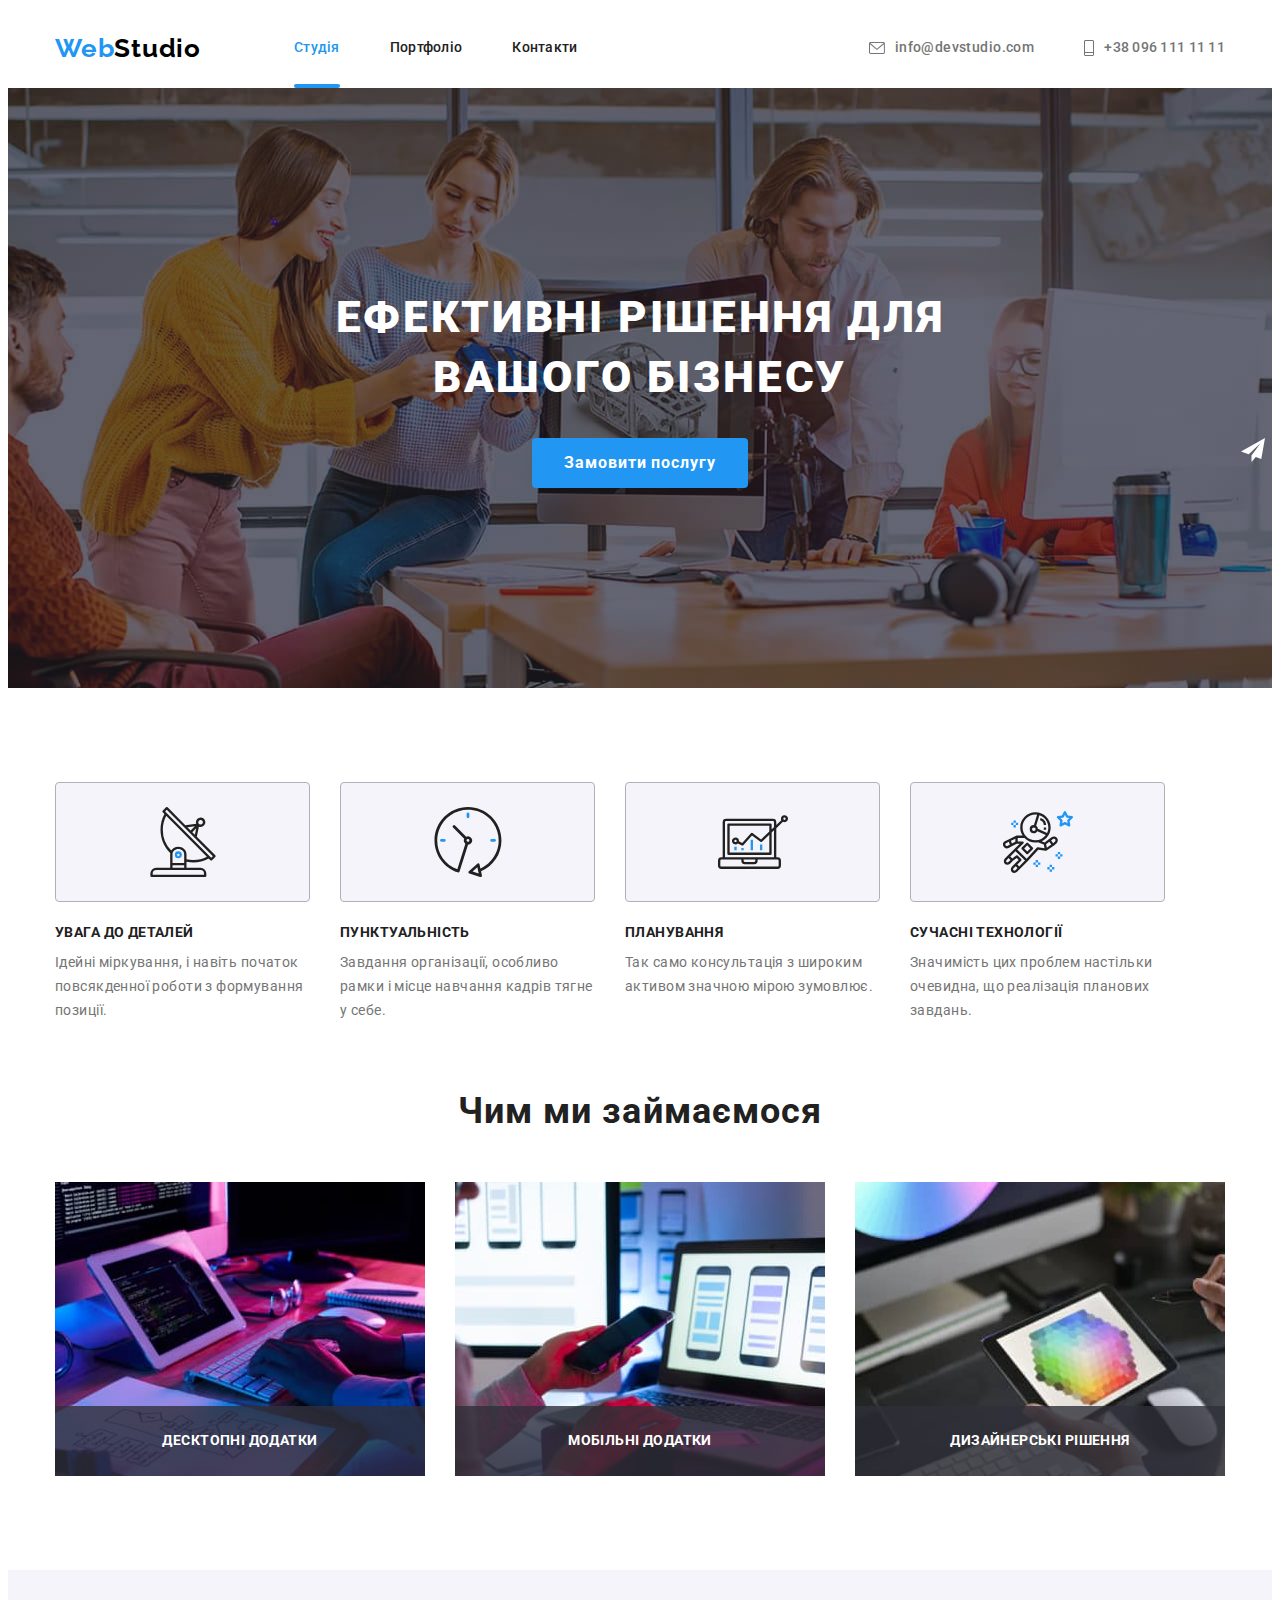
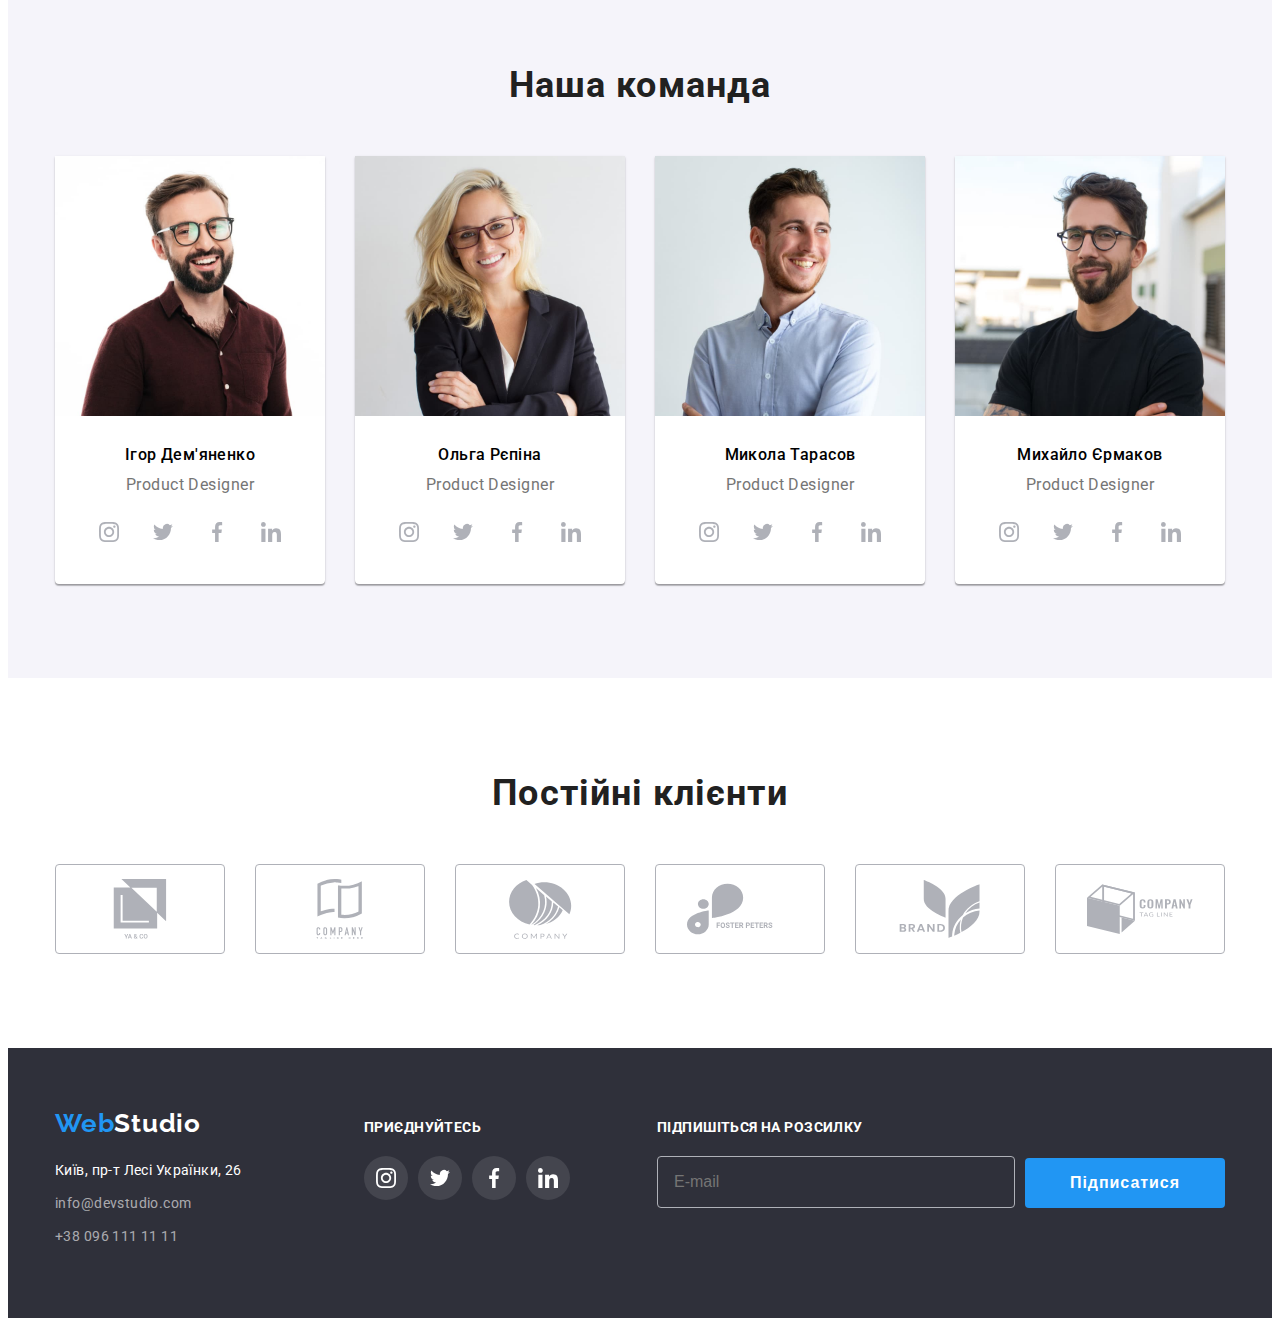
<file: index.html>
<!DOCTYPE html>
<html lang="uk">
  <head>
    <link rel="preconnect" href="https://fonts.googleapis.com" />
    <link rel="preconnect" href="https://fonts.gstatic.com" crossorigin />
    <link
      href="https://fonts.googleapis.com/css2?family=Raleway:wght@700&family=Roboto:wght@400;500;700;900&display=swap"
      rel="stylesheet"
    />
    <meta charset="UTF-8" />
    <meta http-equiv="X-UA-Compatible" content="IE=edge" />
    <meta name="viewport" content="width=<device-width>, initial-scale=1.0" />
    <title>Студія</title>

    <link
      rel="stylesheet"
      href="https://cdnjs.cloudflare.com/ajax/libs/modern-normalize/1.1.0/modern-normalize.min.css"
      integrity="sha512-wpPYUAdjBVSE4KJnH1VR1HeZfpl1ub8YT/NKx4PuQ5NmX2tKuGu6U/JRp5y+Y8XG2tV+wKQpNHVUX03MfMFn9Q=="
      crossorigin="anonymous"
      referrerpolicy="no-referrer"
    />

    <link href="./css/styles.css" rel="stylesheet" />
  </head>
  <body>
    <header class="header">
      <div class="container header-container">
        <nav class="header-navigation">
          <a class="link logo" href="./index.html"
            ><span class="web">Web</span><span class="webstudio">Studio</span></a
          >
          <ul class="header-list">
            <li><a class="link header-links current" href="./index.html">Студія</a></li>
            <li><a class="link header-links" href="./portfolio.html">Портфоліо</a></li>
            <li><a class="link header-links" href="#">Контакти</a></li>
          </ul>
        </nav>

        <ul class="header-connect">
          <li>
            <a href="mailto:info@devstudio.com" class="link mail mail-wrap">
              <svg class="envelop-icon" width="16" height="24">
                <use href="./img/icons-all.svg#icon-mail"></use></svg
              >info@devstudio.com</a
            >
          </li>
          <li>
            <a href="tel:+380961111111" class="link phone phone-wrap">
              <svg class="phone-icon" width="10" height="16">
                <use href="./img/icons-all.svg#icon-phone"></use>
              </svg>
              +38 096 111 11 11</a
            >
          </li>
        </ul>
      </div>
    </header>
    <main>
      <section class="hero">
        <div class="container hero-container">
          <h1 class="hero-title">Ефективні рішення для вашого бізнесу</h1>
          <button type="button" class="button button-text" data-modal-open>Замовити послугу</button>
        </div>
      </section>
      <section class="about">
        <div class="container">
          <h2 class="visually-hidden">особливості</h2>

          <ul class="whatwedo-list list">
            <li class="whatwedo-item">
              <a href="" class="whatwedo-link link">
                <svg class="whatwedo-icon" width="70" height="70">
                  <use href="./img/icons-all.svg#icon-antena"></use>
                </svg>
              </a>
              <h3 class="features-title features-title-wrap">Увага до деталей</h3>
              <p class="portfolio-text">
                Ідейні міркування, і навіть початок повсякденної роботи з формування позиції.
              </p>
            </li>
            <li class="whatwedo-item">
              <a href="" class="whatwedo-link link">
                <svg class="whatwedo-icon" width="70" height="70">
                  <use href="./img/icons-all.svg#icon-clock"></use>
                </svg>
              </a>
              <h3 class="features-title features-title-wrap">Пунктуальність</h3>
              <p class="portfolio-text">
                Завдання організації, особливо рамки і місце навчання кадрів тягне у себе.
              </p>
            </li>
            <li class="whatwedo-item">
              <a href="" class="whatwedo-link link">
                <svg class="whatwedo-icon" width="70" height="70">
                  <use href="./img/icons-all.svg#icon-diagram"></use>
                </svg>
              </a>
              <h3 class="features-title features-title-wrap">Планування</h3>
              <p class="portfolio-text">
                Так само консультація з широким активом значною мірою зумовлює.
              </p>
            </li>
            <li class="whatwedo-item">
              <a href="" class="whatwedo-link link">
                <svg class="whatwedo-icon" width="70" height="70">
                  <use href="./img/icons-all.svg#icon-astronaut"></use>
                </svg>
              </a>
              <h3 class="features-title features-title-wrap">Сучасні технології</h3>
              <p class="portfolio-text">
                Значимість цих проблем настільки очевидна, що реалізація планових завдань.
              </p>
            </li>
          </ul>
        </div>
      </section>
      <section class="whatwedo-section">
        <div class="container">
          <h2 class="section-title">Чим ми займаємося</h2>
          <ul class="whatwedo">
            <li class="whatwedo-wrap">
              <img src="./img/img1.jpg" alt="Людина працює за компьютером" width="370" />
              <p class="whatwedo-text">Десктопні додатки</p>
            </li>
            <li class="whatwedo-wrap">
              <img
                src="./img/img2.jpg"
                alt="Людина дивиться на зображення смартфона на компьютері"
                width="370"
              />
              <p class="whatwedo-text">Мобільні додатки</p>
            </li>
            <li class="whatwedo-wrap">
              <img src="./img/img3.jpg" alt="Людина вибирає колір на планшеті" width="370" />
              <p class="whatwedo-text">Дизайнерські рішення</p>
            </li>
          </ul>
        </div>
      </section>
      <!-- наша команда  -->
      <section class="section-ourteam">
        <div class="container">
          <h2 class="section-title">Наша команда</h2>
          <ul class="ourteam-items">
            <li class="team-member">
              <img src="./img/img4.jpg" alt="Усміхнений молодий чоловік в окулярах" width="270" />

              <div class="ourteam-wrap">
                <h3 class="h3">Ігор Дем'яненко</h3>
                <p class="ourteam-text">Product Designer</p>
                <ul class="team-soc-list list-soc">
                  <li class="team-soc-item">
                    <a href="" class="team-soc-link link">
                      <svg class="team-soc-icon" width="20" height="20">
                        <use href="./img/icons-all.svg#icon-instagram"></use>
                      </svg>
                    </a>
                  </li>
                  <li class="team-soc-item">
                    <a href="" class="team-soc-link link">
                      <svg class="team-soc-icon" width="20" height="20">
                        <use href="./img/icons-all.svg#icon-twitter"></use>
                      </svg>
                    </a>
                  </li>

                  <li class="team-soc-item">
                    <a href="" class="team-soc-link link">
                      <svg class="team-soc-icon" width="20" height="20">
                        <use href="./img/icons-all.svg#icon-facebook"></use>
                      </svg>
                    </a>
                  </li>
                  <li class="team-soc-item">
                    <a href="" class="team-soc-link link">
                      <svg class="team-soc-icon" width="20" height="20">
                        <use href="./img/icons-all.svg#icon-linkedin"></use>
                      </svg>
                    </a>
                  </li>
                </ul>
              </div>
            </li>

            <li class="team-member">
              <img src="./img/img5.jpg" alt="Усміхнена молода жінка в окулярах" width="270" />

              <div class="ourteam-wrap">
                <h3 class="h3">Ольга Рєпіна</h3>
                <p class="ourteam-text">Product Designer</p>

                <ul class="team-soc-list list-soc">
                  <li class="team-soc-item">
                    <a href="" class="team-soc-link link">
                      <svg class="team-soc-icon" width="20" height="20">
                        <use href="./img/icons-all.svg#icon-instagram"></use>
                      </svg>
                    </a>
                  </li>
                  <li class="team-soc-item">
                    <a href="" class="team-soc-link link">
                      <svg class="team-soc-icon" width="20" height="20">
                        <use href="./img/icons-all.svg#icon-twitter"></use>
                      </svg>
                    </a>
                  </li>

                  <li class="team-soc-item">
                    <a href="" class="team-soc-link link">
                      <svg class="team-soc-icon" width="20" height="20">
                        <use href="./img/icons-all.svg#icon-facebook"></use>
                      </svg>
                    </a>
                  </li>
                  <li class="team-soc-item">
                    <a href="" class="team-soc-link link">
                      <svg class="team-soc-icon" width="20" height="20">
                        <use href="./img/icons-all.svg#icon-linkedin"></use>
                      </svg>
                    </a>
                  </li>
                </ul>
              </div>
            </li>
            <li class="team-member">
              <img src="./img/img6.jpg" alt="Усміхнений юнак" width="270" />
              <div class="ourteam-wrap">
                <h3 class="h3">Микола Тарасов</h3>
                <p class="ourteam-text">Product Designer</p>

                <ul class="team-soc-list list-soc">
                  <li class="team-soc-item">
                    <a href="" class="team-soc-link link">
                      <svg class="team-soc-icon" width="20" height="20">
                        <use href="./img/icons-all.svg#icon-instagram"></use>
                      </svg>
                    </a>
                  </li>
                  <li class="team-soc-item">
                    <a href="" class="team-soc-link link">
                      <svg class="team-soc-icon" width="20" height="20">
                        <use href="./img/icons-all.svg#icon-twitter"></use>
                      </svg>
                    </a>
                  </li>

                  <li class="team-soc-item">
                    <a href="" class="team-soc-link link">
                      <svg class="team-soc-icon" width="20" height="20">
                        <use href="./img/icons-all.svg#icon-facebook"></use>
                      </svg>
                    </a>
                  </li>
                  <li class="team-soc-item">
                    <a href="" class="team-soc-link link">
                      <svg class="team-soc-icon" width="20" height="20">
                        <use href="./img/icons-all.svg#icon-linkedin"></use>
                      </svg>
                    </a>
                  </li>
                </ul>
              </div>
            </li>

            <li class="team-member">
              <img src="./img/img7.jpg" alt="Молодий чоловік в окулярах" width="270" />
              <div class="ourteam-wrap">
                <h3 class="h3">Михайло Єрмаков</h3>
                <p class="ourteam-text">Product Designer</p>

                <ul class="team-soc-list list-soc">
                  <li class="team-soc-item">
                    <a href="" class="team-soc-link link">
                      <svg class="team-soc-icon" width="20" height="20">
                        <use href="./img/icons-all.svg#icon-instagram"></use>
                      </svg>
                    </a>
                  </li>
                  <li class="team-soc-item">
                    <a href="" class="team-soc-link link">
                      <svg class="team-soc-icon" width="20" height="20">
                        <use href="./img/icons-all.svg#icon-twitter"></use>
                      </svg>
                    </a>
                  </li>

                  <li class="team-soc-item">
                    <a href="" class="team-soc-link link">
                      <svg class="team-soc-icon" width="20" height="20">
                        <use href="./img/icons-all.svg#icon-facebook"></use>
                      </svg>
                    </a>
                  </li>
                  <li class="team-soc-item">
                    <a href="" class="team-soc-link link">
                      <svg class="team-soc-icon" width="20" height="20">
                        <use href="./img/icons-all.svg#icon-linkedin"></use>
                      </svg>
                    </a>
                  </li>
                </ul>
              </div>
            </li>
          </ul>
        </div>
      </section>

      <section class="section">
        <div class="container">
          <h2 class="section-title-clients">Постійні клієнти</h2>
          <ul class="client-list list">
            <li class="client-item">
              <a href="" class="client-link">
                <svg class="clients-icon" width="106" height="60">
                  <use href="./img/icons-all.svg#icon-client1"></use>
                </svg>
              </a>
            </li>
            <li class="client-item">
              <a href="" class="client-link">
                <svg class="clients-icon" width="106" height="60">
                  <use href="./img/icons-all.svg#icon-client2"></use>
                </svg>
              </a>
            </li>
            <li class="client-item">
              <a href="" class="client-link">
                <svg class="clients-icon" width="106" height="60">
                  <use href="./img/icons-all.svg#icon-client3"></use>
                </svg>
              </a>
            </li>
            <li class="client-item">
              <a href="" class="client-link">
                <svg class="clients-icon" width="106" height="60">
                  <use href="./img/icons-all.svg#icon-client4"></use>
                </svg>
              </a>
            </li>
            <li class="client-item">
              <a href="" class="client-link">
                <svg class="clients-icon" width="106" height="60">
                  <use href="./img/icons-all.svg#icon-client5"></use>
                </svg>
              </a>
            </li>
            <li class="client-item">
              <a href="" class="client-link">
                <svg class="clients-icon" width="106" height="60">
                  <use href="./img/icons-all.svg#icon-client6"></use>
                </svg>
              </a>
            </li>
          </ul>
        </div>
      </section>
    </main>

    <footer class="footer">
      <div class="container">
        <div class="footer-wrap-address">
          <a class="link logo logo-footer" href="./index.html"
            ><span class="web">Web</span><span class="webstudio-footer">Studio</span></a
          >

          <address>
            <ul class="contacts-footer-list">
              <li>
                <a
                  class="link address"
                  href="https://goo.gl/maps/SCHz1njMYFFsMZ7L9"
                  target="_blank"
                  rel="noopener noreferrer nofollow"
                  >Київ, пр-т Лесі Українки, 26</a
                >
              </li>
              <li>
                <a class="link contacts-footer mail" href="mailto:info@devstudio.com"
                  >info@devstudio.com</a
                >
              </li>
              <li>
                <a class="link contacts-footer mail" href="tel:+380961111111">+38 096 111 11 11</a>
              </li>
            </ul>
          </address>
        </div>

        <div class="footer-soc-media">
          <p class="footer-title">Приєднуйтесь</p>

          <ul class="footer-soc-list list-soc">
            <li class="footer-soc-item">
              <a href="" class="footer-soc-link link">
                <svg class="team-soc-icon footer-icon" width="20" height="20">
                  <use href="./img/icons-all.svg#icon-instagram"></use>
                </svg>
              </a>
            </li>
            <li class="footer-soc-item">
              <a href="" class="footer-soc-link link">
                <svg class="team-soc-icon footer-icon" width="20" height="20">
                  <use href="./img/icons-all.svg#icon-twitter"></use>
                </svg>
              </a>
            </li>

            <li class="footer-soc-item">
              <a href="" class="footer-soc-link link">
                <svg class="team-soc-icon footer-icon" width="20" height="20">
                  <use href="./img/icons-all.svg#icon-facebook"></use>
                </svg>
              </a>
            </li>
            <li class="footer-soc-item">
              <a href="" class="footer-soc-link link">
                <svg class="team-soc-icon footer-icon" width="20" height="20">
                  <use href="./img/icons-all.svg#icon-linkedin"></use>
                </svg>
              </a>
            </li>
          </ul>
        </div>

        <div class="newsletter">
          <div class="newsletter-modal">
            <form>
          <label class="footer-title newsletter-text" for="email-footer"
              ><span class="">Підпишіться на розсилку</span></label
            >
            <input
              type="email"
              id="email-footer"
              name="user-name"
              class="modal-input-footer"
              placeholder="E-mail"
              maxlength="20"
              required
            />
          </div>
          <button type="submit" class="btn-modal-send">
            Підписатися
            <svg class="newsletter-icon" width="24" height="24">
              <use href="./img/icons-all.svg#icon-paperplane"></use>
            </svg>
          </button>
            </form>
           
        </div>
      </div>
    </footer>

    <div class="backdrop is-hidden" data-modal>
      <div class="modal">
        <button type="button" class="modal-close" data-modal-close>
          <svg class="modal-close-icon" width="18" height="18">
            <use href="./img/icons-all.svg#icon-close"></use>
          </svg>
        </button>
        <p class="modal-title">Залиште свої дані, ми вам передзвонимо</p>
        <form class="modal-form">
          <div class="input-wrap">
            <label class="input-label">Ім'я </label>
            <input
              type="text"
              name="user-name"
              class="modal-input"
              placeholder=""
              maxlength="10"
              required
            />

            <svg class="modal-input-icon" width="18" height="18">
              <use href="./img/icons-all.svg#icon-person"></use>
            </svg>
          </div>

          <div class="input-wrap">
            <label class="input-label">Телефон</label>
            <input type="tel" name="user-tel" class="modal-input" 
            placeholder="+380 (96) 111-11-11"title="+380 (96) 111-11-11" required />

            <svg class="modal-input-icon" width="18" height="18">
              <use href="./img/icons-all.svg#icon-phone-black"></use>
            </svg>
          </div>

          <div class="input-wrap">
            <label class="input-label">Пошта</label>
            <input type="email" name="user-email" class="modal-input" placeholder="" />

            <svg class="modal-input-icon" width="18" height="18">
              <use href="./img/icons-all.svg#icon-email-black"></use>
            </svg>
          </div>
          <div class="input-wrap-bottom">
            <label class="input-label">Коментар</label>
            <textarea
              name="user-comment"
              id="user-comment"
              class="modal-text"
              placeholder="Введіть текст"
            ></textarea>
          </div>

          <div class="modal-field  input-wrap">
            <input
              type="checkbox"
              name="agreement"
              id="agreement"
              class="input-check visually-hidden"
            />
            <label for="agreement" class="check-text"
              ><span class="agreement-text">Погоджуюся з розсилкою та приймаю</span>
              <a href="" class="agreement-link">Умови договору</label
            >
            </a>
          </div>
          <button type="submit" class="btn-modal-send">Відправити</button>
        </form>
      </div>
    </div>
    <script src="./js/modal.js"></script>
  </body>
</html>
</file>
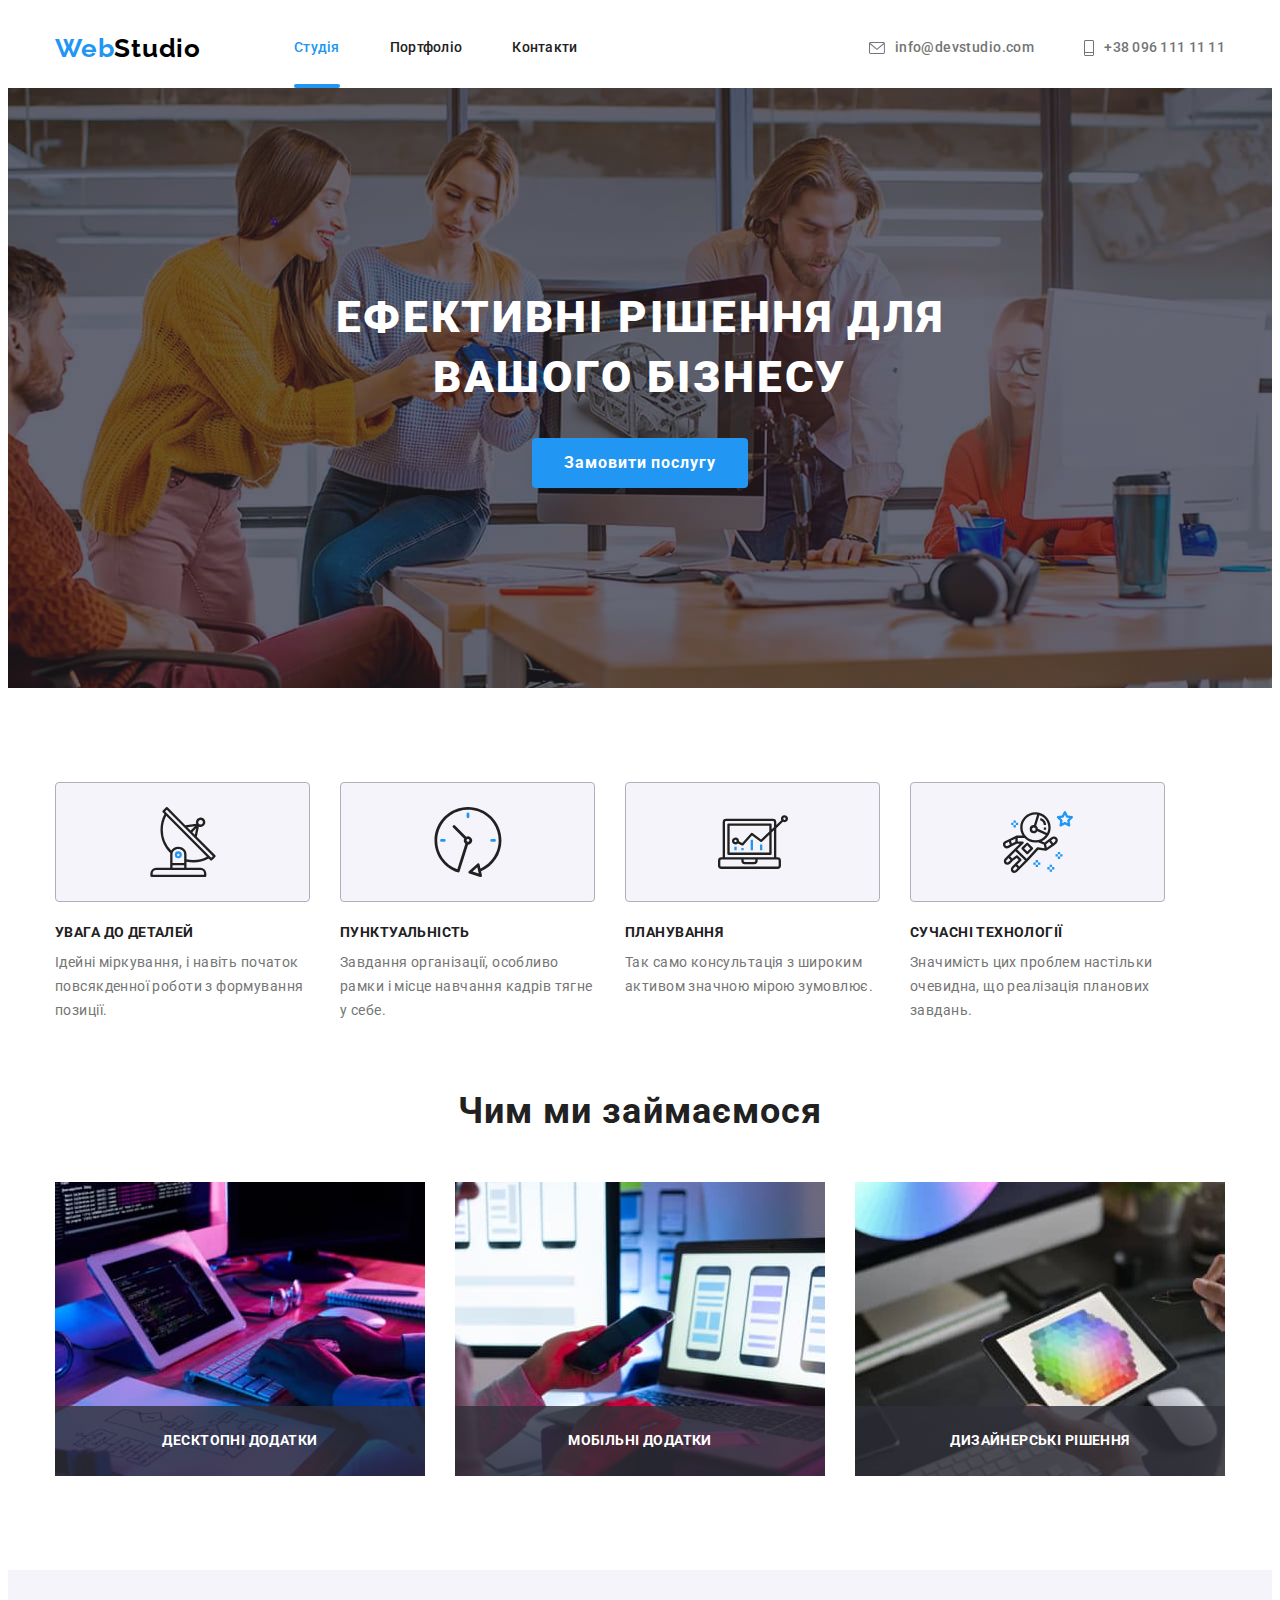
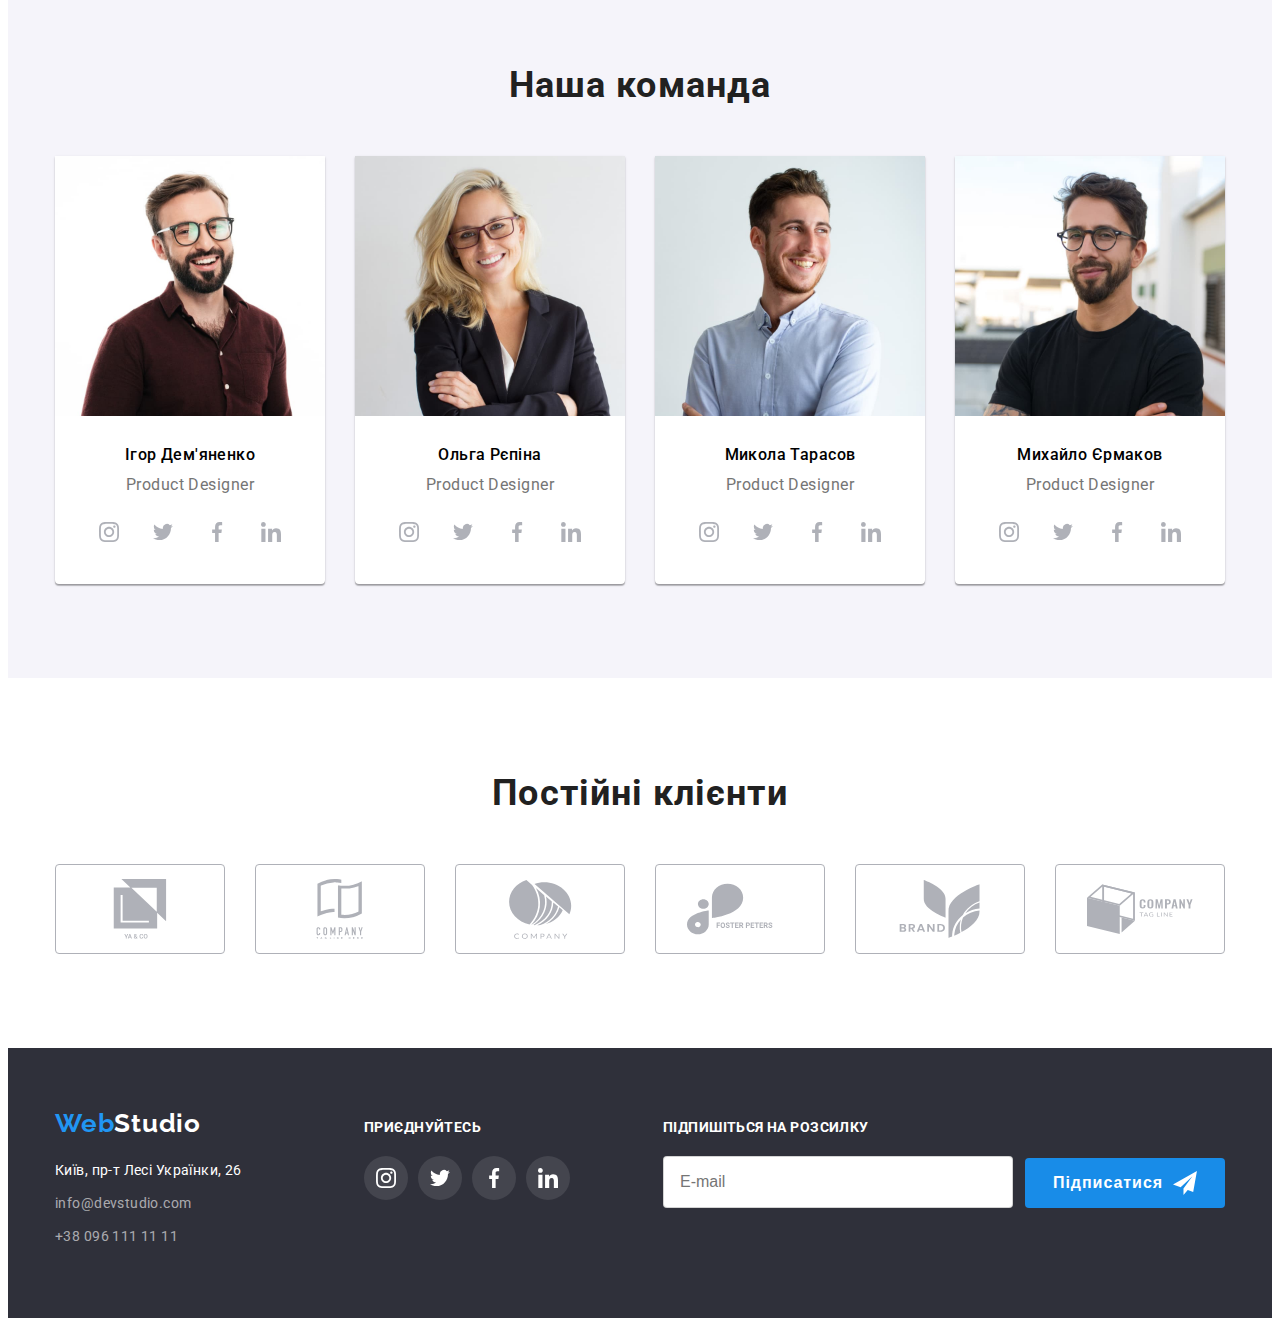
<file: .vscode/index.html>
<!DOCTYPE html>
<html lang="uk">
  <head>
    <link rel="preconnect" href="https://fonts.googleapis.com" />
    <link rel="preconnect" href="https://fonts.gstatic.com" crossorigin />
    <link
      href="https://fonts.googleapis.com/css2?family=Raleway:wght@700&family=Roboto:wght@400;500;700;900&display=swap"
      rel="stylesheet"
    />
    <meta charset="UTF-8" />
    <meta http-equiv="X-UA-Compatible" content="IE=edge" />
    <meta name="viewport" content="width=<device-width>, initial-scale=1.0" />
    <title>Студія</title>

    <link
      rel="stylesheet"
      href="https://cdnjs.cloudflare.com/ajax/libs/modern-normalize/1.1.0/modern-normalize.min.css"
      integrity="sha512-wpPYUAdjBVSE4KJnH1VR1HeZfpl1ub8YT/NKx4PuQ5NmX2tKuGu6U/JRp5y+Y8XG2tV+wKQpNHVUX03MfMFn9Q=="
      crossorigin="anonymous"
      referrerpolicy="no-referrer"
    />

    <link href="./css/styles.css" rel="stylesheet" />
  </head>
  <body>
    <header class="header">
      <div class="container header-container">
        <nav class="header-navigation">
          <a class="link logo" href="./index.html"
            ><span class="web">Web</span><span class="webstudio">Studio</span></a
          >
          <ul class="header-list">
            <li><a class="link header-links current" href="./index.html">Студія</a></li>
            <li><a class="link header-links" href="./portfolio.html">Портфоліо</a></li>
            <li><a class="link header-links" href="#">Контакти</a></li>
          </ul>
        </nav>

        <ul class="header-connect">
          <li>
            <a href="mailto:info@devstudio.com" class="link mail mail-wrap">
              <svg class="envelop-icon" width="16" height="24">
                <use href="./img/icons-all.svg#icon-mail"></use></svg
              >info@devstudio.com</a
            >
          </li>
          <li>
            <a href="tel:+380961111111" class="link phone phone-wrap">
              <svg class="phone-icon" width="10" height="16">
                <use href="./img/icons-all.svg#icon-phone"></use>
              </svg>
              +38 096 111 11 11</a
            >
          </li>
        </ul>
      </div>
    </header>
    <main>
      <section class="hero">
        <div class="container hero-container">
          <h1 class="hero-title">Ефективні рішення для вашого бізнесу</h1>
          <button type="button" class="button button-text" data-modal-open>Замовити послугу</button>
        </div>
      </section>
      <section class="about">
        <div class="container">
          <h2 class="visually-hidden">особливості</h2>

          <ul class="whatwedo-list list">
            <li class="whatwedo-item">
              <a href="" class="whatwedo-link link">
                <svg class="whatwedo-icon" width="70" height="70">
                  <use href="./img/icons-all.svg#icon-antena"></use>
                </svg>
              </a>
              <h3 class="features-title features-title-wrap">Увага до деталей</h3>
              <p class="portfolio-text">
                Ідейні міркування, і навіть початок повсякденної роботи з формування позиції.
              </p>
            </li>
            <li class="whatwedo-item">
              <a href="" class="whatwedo-link link">
                <svg class="whatwedo-icon" width="70" height="70">
                  <use href="./img/icons-all.svg#icon-clock"></use>
                </svg>
              </a>
              <h3 class="features-title features-title-wrap">Пунктуальність</h3>
              <p class="portfolio-text">
                Завдання організації, особливо рамки і місце навчання кадрів тягне у себе.
              </p>
            </li>
            <li class="whatwedo-item">
              <a href="" class="whatwedo-link link">
                <svg class="whatwedo-icon" width="70" height="70">
                  <use href="./img/icons-all.svg#icon-diagram"></use>
                </svg>
              </a>
              <h3 class="features-title features-title-wrap">Планування</h3>
              <p class="portfolio-text">
                Так само консультація з широким активом значною мірою зумовлює.
              </p>
            </li>
            <li class="whatwedo-item">
              <a href="" class="whatwedo-link link">
                <svg class="whatwedo-icon" width="70" height="70">
                  <use href="./img/icons-all.svg#icon-astronaut"></use>
                </svg>
              </a>
              <h3 class="features-title features-title-wrap">Сучасні технології</h3>
              <p class="portfolio-text">
                Значимість цих проблем настільки очевидна, що реалізація планових завдань.
              </p>
            </li>
          </ul>
        </div>
      </section>
      <section class="whatwedo-section">
        <div class="container">
          <h2 class="section-title">Чим ми займаємося</h2>
          <ul class="whatwedo">
            <li class="whatwedo-wrap">
              <img src="./img/img1.jpg" alt="Людина працює за компьютером" width="370" />
              <p class="whatwedo-text">Десктопні додатки</p>
            </li>
            <li class="whatwedo-wrap">
              <img
                src="./img/img2.jpg"
                alt="Людина дивиться на зображення смартфона на компьютері"
                width="370"
              />
              <p class="whatwedo-text">Мобільні додатки</p>
            </li>
            <li class="whatwedo-wrap">
              <img src="./img/img3.jpg" alt="Людина вибирає колір на планшеті" width="370" />
              <p class="whatwedo-text">Дизайнерські рішення</p>
            </li>
          </ul>
        </div>
      </section>
      <!-- наша команда  -->
      <section class="section-ourteam">
        <div class="container">
          <h2 class="section-title">Наша команда</h2>
          <ul class="ourteam-items">
            <li class="team-member">
              <img src="./img/img4.jpg" alt="Усміхнений молодий чоловік в окулярах" width="270" />

              <div class="ourteam-wrap">
                <h3 class="h3">Ігор Дем'яненко</h3>
                <p class="ourteam-text">Product Designer</p>
                <ul class="team-soc-list list-soc">
                  <li class="team-soc-item">
                    <a href="" class="team-soc-link link">
                      <svg class="team-soc-icon" width="20" height="20">
                        <use href="./img/icons-all.svg#icon-instagram"></use>
                      </svg>
                    </a>
                  </li>
                  <li class="team-soc-item">
                    <a href="" class="team-soc-link link">
                      <svg class="team-soc-icon" width="20" height="20">
                        <use href="./img/icons-all.svg#icon-twitter"></use>
                      </svg>
                    </a>
                  </li>

                  <li class="team-soc-item">
                    <a href="" class="team-soc-link link">
                      <svg class="team-soc-icon" width="20" height="20">
                        <use href="./img/icons-all.svg#icon-facebook"></use>
                      </svg>
                    </a>
                  </li>
                  <li class="team-soc-item">
                    <a href="" class="team-soc-link link">
                      <svg class="team-soc-icon" width="20" height="20">
                        <use href="./img/icons-all.svg#icon-linkedin"></use>
                      </svg>
                    </a>
                  </li>
                </ul>
              </div>
            </li>

            <li class="team-member">
              <img src="./img/img5.jpg" alt="Усміхнена молода жінка в окулярах" width="270" />

              <div class="ourteam-wrap">
                <h3 class="h3">Ольга Рєпіна</h3>
                <p class="ourteam-text">Product Designer</p>

                <ul class="team-soc-list list-soc">
                  <li class="team-soc-item">
                    <a href="" class="team-soc-link link">
                      <svg class="team-soc-icon" width="20" height="20">
                        <use href="./img/icons-all.svg#icon-instagram"></use>
                      </svg>
                    </a>
                  </li>
                  <li class="team-soc-item">
                    <a href="" class="team-soc-link link">
                      <svg class="team-soc-icon" width="20" height="20">
                        <use href="./img/icons-all.svg#icon-twitter"></use>
                      </svg>
                    </a>
                  </li>

                  <li class="team-soc-item">
                    <a href="" class="team-soc-link link">
                      <svg class="team-soc-icon" width="20" height="20">
                        <use href="./img/icons-all.svg#icon-facebook"></use>
                      </svg>
                    </a>
                  </li>
                  <li class="team-soc-item">
                    <a href="" class="team-soc-link link">
                      <svg class="team-soc-icon" width="20" height="20">
                        <use href="./img/icons-all.svg#icon-linkedin"></use>
                      </svg>
                    </a>
                  </li>
                </ul>
              </div>
            </li>
            <li class="team-member">
              <img src="./img/img6.jpg" alt="Усміхнений юнак" width="270" />
              <div class="ourteam-wrap">
                <h3 class="h3">Микола Тарасов</h3>
                <p class="ourteam-text">Product Designer</p>

                <ul class="team-soc-list list-soc">
                  <li class="team-soc-item">
                    <a href="" class="team-soc-link link">
                      <svg class="team-soc-icon" width="20" height="20">
                        <use href="./img/icons-all.svg#icon-instagram"></use>
                      </svg>
                    </a>
                  </li>
                  <li class="team-soc-item">
                    <a href="" class="team-soc-link link">
                      <svg class="team-soc-icon" width="20" height="20">
                        <use href="./img/icons-all.svg#icon-twitter"></use>
                      </svg>
                    </a>
                  </li>

                  <li class="team-soc-item">
                    <a href="" class="team-soc-link link">
                      <svg class="team-soc-icon" width="20" height="20">
                        <use href="./img/icons-all.svg#icon-facebook"></use>
                      </svg>
                    </a>
                  </li>
                  <li class="team-soc-item">
                    <a href="" class="team-soc-link link">
                      <svg class="team-soc-icon" width="20" height="20">
                        <use href="./img/icons-all.svg#icon-linkedin"></use>
                      </svg>
                    </a>
                  </li>
                </ul>
              </div>
            </li>

            <li class="team-member">
              <img src="./img/img7.jpg" alt="Молодий чоловік в окулярах" width="270" />
              <div class="ourteam-wrap">
                <h3 class="h3">Михайло Єрмаков</h3>
                <p class="ourteam-text">Product Designer</p>

                <ul class="team-soc-list list-soc">
                  <li class="team-soc-item">
                    <a href="" class="team-soc-link link">
                      <svg class="team-soc-icon" width="20" height="20">
                        <use href="./img/icons-all.svg#icon-instagram"></use>
                      </svg>
                    </a>
                  </li>
                  <li class="team-soc-item">
                    <a href="" class="team-soc-link link">
                      <svg class="team-soc-icon" width="20" height="20">
                        <use href="./img/icons-all.svg#icon-twitter"></use>
                      </svg>
                    </a>
                  </li>

                  <li class="team-soc-item">
                    <a href="" class="team-soc-link link">
                      <svg class="team-soc-icon" width="20" height="20">
                        <use href="./img/icons-all.svg#icon-facebook"></use>
                      </svg>
                    </a>
                  </li>
                  <li class="team-soc-item">
                    <a href="" class="team-soc-link link">
                      <svg class="team-soc-icon" width="20" height="20">
                        <use href="./img/icons-all.svg#icon-linkedin"></use>
                      </svg>
                    </a>
                  </li>
                </ul>
              </div>
            </li>
          </ul>
        </div>
      </section>

      <section class="section">
        <div class="container">
          <h2 class="section-title-clients">Постійні клієнти</h2>
          <ul class="client-list list">
            <li class="client-item">
              <a href="" class="client-link">
                <svg class="clients-icon" width="106" height="60">
                  <use href="./img/icons-all.svg#icon-client1"></use>
                </svg>
              </a>
            </li>
            <li class="client-item">
              <a href="" class="client-link">
                <svg class="clients-icon" width="106" height="60">
                  <use href="./img/icons-all.svg#icon-client2"></use>
                </svg>
              </a>
            </li>
            <li class="client-item">
              <a href="" class="client-link">
                <svg class="clients-icon" width="106" height="60">
                  <use href="./img/icons-all.svg#icon-client3"></use>
                </svg>
              </a>
            </li>
            <li class="client-item">
              <a href="" class="client-link">
                <svg class="clients-icon" width="106" height="60">
                  <use href="./img/icons-all.svg#icon-client4"></use>
                </svg>
              </a>
            </li>
            <li class="client-item">
              <a href="" class="client-link">
                <svg class="clients-icon" width="106" height="60">
                  <use href="./img/icons-all.svg#icon-client5"></use>
                </svg>
              </a>
            </li>
            <li class="client-item">
              <a href="" class="client-link">
                <svg class="clients-icon" width="106" height="60">
                  <use href="./img/icons-all.svg#icon-client6"></use>
                </svg>
              </a>
            </li>
          </ul>
        </div>
      </section>
    </main>

    <footer class="footer">
      <div class="container">
        <div class="footer-wrap-address">
          <a class="link logo logo-footer" href="./index.html"
            ><span class="web">Web</span><span class="webstudio-footer">Studio</span></a
          >

          <address>
            <ul class="contacts-footer-list">
              <li>
                <a
                  class="link address"
                  href="https://goo.gl/maps/SCHz1njMYFFsMZ7L9"
                  target="_blank"
                  rel="noopener noreferrer nofollow"
                  >Київ, пр-т Лесі Українки, 26</a
                >
              </li>
              <li>
                <a class="link contacts-footer mail" href="mailto:info@devstudio.com"
                  >info@devstudio.com</a
                >
              </li>
              <li>
                <a class="link contacts-footer mail" href="tel:+380961111111">+38 096 111 11 11</a>
              </li>
            </ul>
          </address>
        </div>

        <div class="footer-soc-media">
          <p class="footer-title">Приєднуйтесь</p>

          <ul class="footer-soc-list list-soc">
            <li class="footer-soc-item">
              <a href="" class="footer-soc-link link">
                <svg class="team-soc-icon footer-icon" width="20" height="20">
                  <use href="./img/icons-all.svg#icon-instagram"></use>
                </svg>
              </a>
            </li>
            <li class="footer-soc-item">
              <a href="" class="footer-soc-link link">
                <svg class="team-soc-icon footer-icon" width="20" height="20">
                  <use href="./img/icons-all.svg#icon-twitter"></use>
                </svg>
              </a>
            </li>

            <li class="footer-soc-item">
              <a href="" class="footer-soc-link link">
                <svg class="team-soc-icon footer-icon" width="20" height="20">
                  <use href="./img/icons-all.svg#icon-facebook"></use>
                </svg>
              </a>
            </li>
            <li class="footer-soc-item">
              <a href="" class="footer-soc-link link">
                <svg class="team-soc-icon footer-icon" width="20" height="20">
                  <use href="./img/icons-all.svg#icon-linkedin"></use>
                </svg>
              </a>
            </li>
          </ul>
        </div>

        <div class="newsletter">
          <div class="newsletter-modal">
            <form>
          <label class="footer-title newsletter-text" for="email-footer"
              ><span class="">Підпишіться на розсилку</span></label
            >
            <input
              type="email"
              id="email-footer"
              name="user-name"
              class="modal-input-footer"
              placeholder="E-mail"
              maxlength="20"
              required
            />
          </div>
          <button type="submit" class="btn-modal-send">
            Підписатися
            <svg class="newsletter-icon" width="24" height="24">
              <use href="./img/icons-all.svg#icon-paperplane"></use>
            </svg>
          </button>
            </form>
           
        </div>
      </div>
    </footer>

    <div class="backdrop is-hidden" data-modal>
      <div class="modal">
        <button type="button" class="modal-close" data-modal-close>
          <svg class="modal-close-icon" width="18" height="18">
            <use href="./img/icons-all.svg#icon-close"></use>
          </svg>
        </button>
        <p class="modal-title">Залиште свої дані, ми вам передзвонимо</p>
        <form class="modal-form">
          <div class="input-wrap">
            <label class="input-label"><span>Ім'я</span> </label>
            <input
              type="text"
              name="user-name"
              class="modal-input"
              placeholder=""
              maxlength="10"
              required
            />

            <svg class="modal-input-icon" width="18" height="18">
              <use href="./img/icons-all.svg#icon-person"></use>
            </svg>
          </div>

          <div class="input-wrap">
            <label class="input-label"><span> Телефон</span></label>
            <input type="tel" name="user-tel" class="modal-input" 
            placeholder="+380 (96) 111-11-11"title="+380 (96) 111-11-11" required />

            <svg class="modal-input-icon" width="18" height="18">
              <use href="./img/icons-all.svg#icon-phone-black"></use>
            </svg>
          </div>

          <div class="input-wrap">
            <label class="input-label"><span>Пошта</span></label>
            <input type="email" name="user-email" class="modal-input" placeholder="" />

            <svg class="modal-input-icon" width="18" height="18">
              <use href="./img/icons-all.svg#icon-email-black"></use>
            </svg>
          </div>
          <div class="input-wrap">
            <label class="input-label"><span>Коментар</span></label>
            <textarea
              name="user-comment"
              id="user-comment"
              class="modal-text"
              placeholder="Введіть текст"
            ></textarea>
          </div>

          <div class="modal-field">
            <input
              type="checkbox"
              name="agreement"
              id="agreement"
              class="input-check visually-hidden"
            />
            <label for="agreement" class="check-text"
              ><span class="agreement-text">Погоджуюся з розсилкою та приймаю</span>
              <a href="" class="agreement-link link"></a> Умови договору</label
            >
          </div>
          <button type="submit" class="btn-modal-send">Відправити</button>
        </form>
      </div>
    </div>
    <script src="./js/modal.js"></script>
  </body>
</html>
</file>
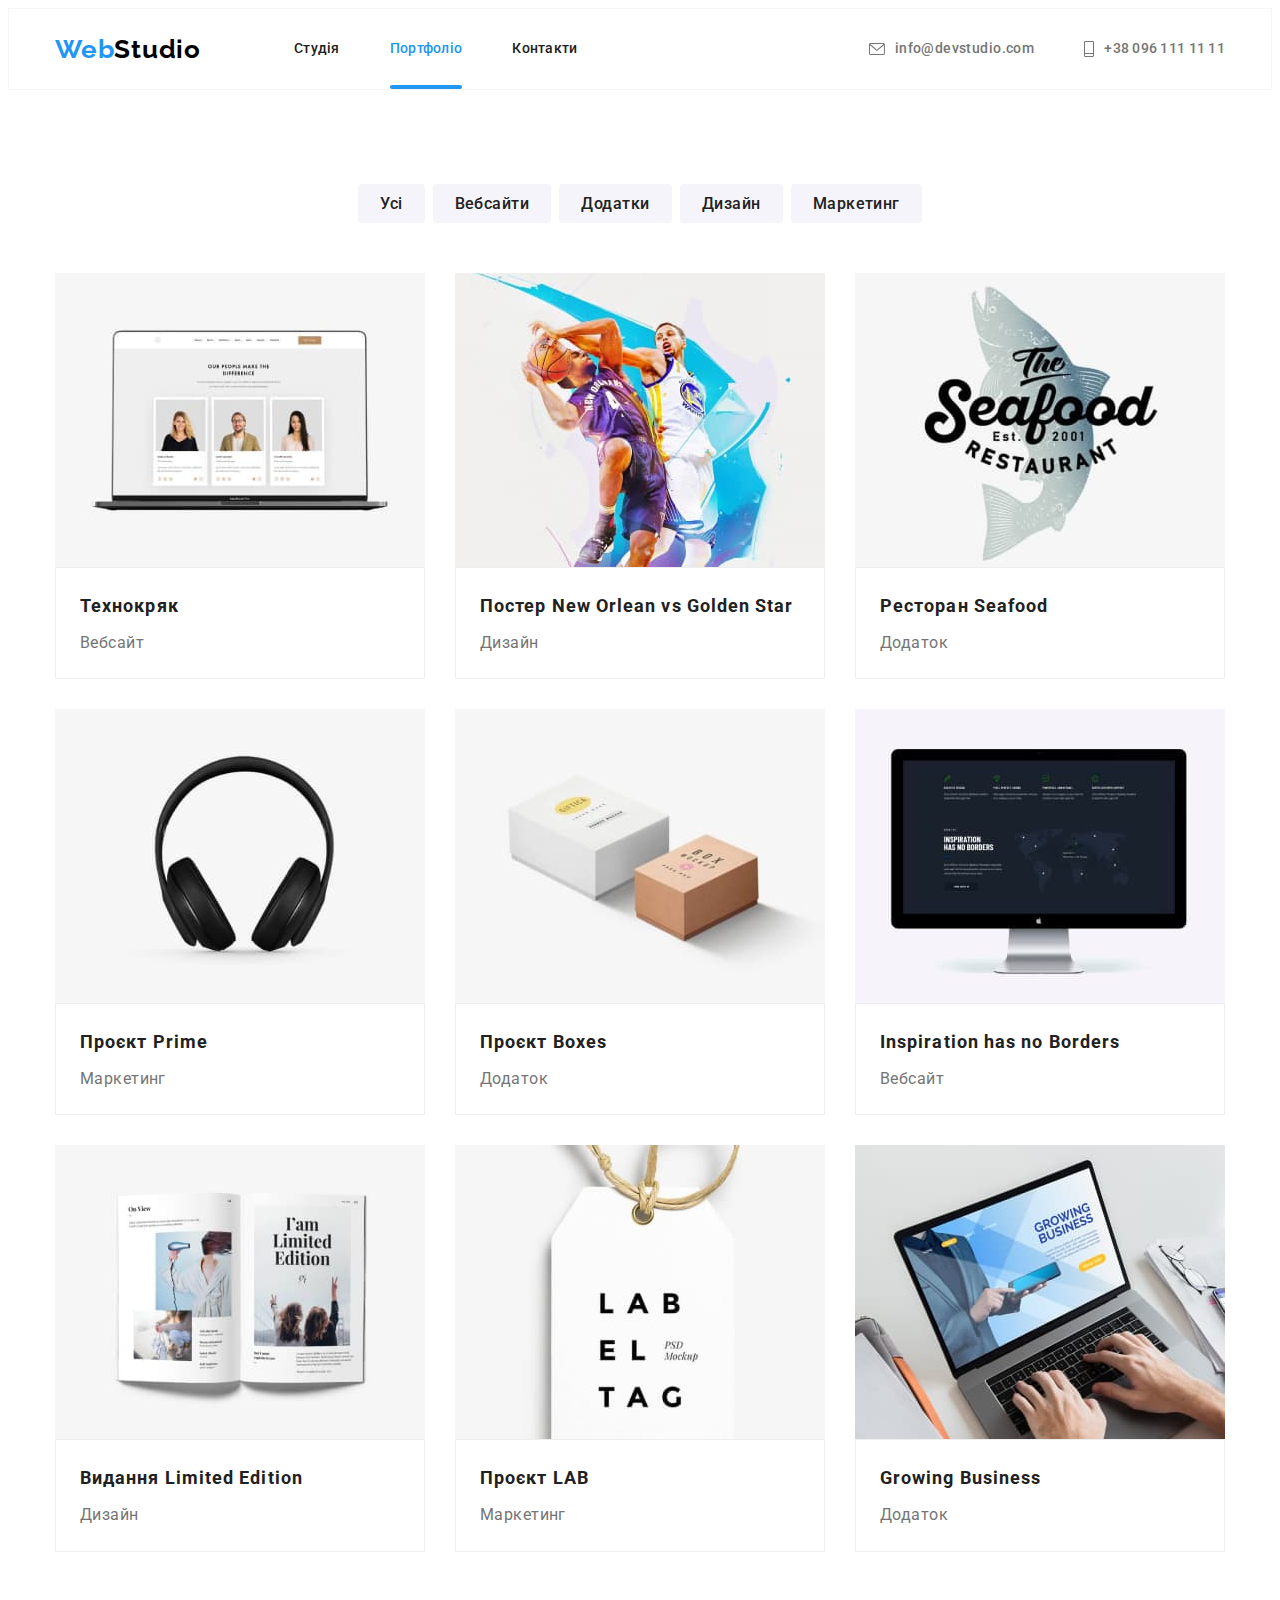
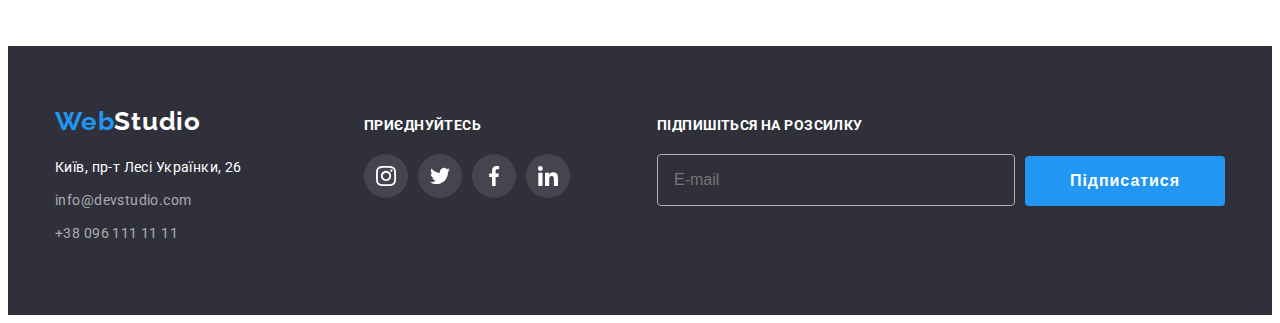
<file: portfolio.html>
<!DOCTYPE html>
<html lang="uk">
  <head>
    <link rel="preconnect" href="https://fonts.googleapis.com" />
    <link rel="preconnect" href="https://fonts.gstatic.com" crossorigin />
    <link
      href="https://fonts.googleapis.com/css2?family=Raleway:wght@700&family=Roboto:wght@400;500;700;900&display=swap"
      rel="stylesheet"
    />
    <meta charset="UTF-8" />
    <meta http-equiv="X-UA-Compatible" content="IE=edge" />
    <meta name="viewport" content="width=<device-width>, initial-scale=1.0" />
    <title>Студія</title>

    <link
      rel="stylesheet"
      href="https://cdnjs.cloudflare.com/ajax/libs/modern-normalize/1.1.0/modern-normalize.min.css"
      integrity="sha512-wpPYUAdjBVSE4KJnH1VR1HeZfpl1ub8YT/NKx4PuQ5NmX2tKuGu6U/JRp5y+Y8XG2tV+wKQpNHVUX03MfMFn9Q=="
      crossorigin="anonymous"
      referrerpolicy="no-referrer"
    />

    <link href="./css/styles.css" rel="stylesheet" />
  </head>
  <body>
    <header class="header-portfolio">
      <div class="container header-container">
        <nav class="header-navigation">
          <a class="link logo" href="./index.html"
            ><span class="web">Web</span><span class="webstudio">Studio</span></a
          >
          <ul class="header-list">
            <li><a class="link header-links" href="./index.html">Студія</a></li>
            <li><a class="link header-links current" href="./portfolio.html">Портфоліо</a></li>
            <li><a class="link header-links" href="#">Контакти</a></li>
          </ul>
        </nav>

        <ul class="header-connect">
          <li><a href="mailto:info@devstudio.com" class="link mail mail-wrap">
            <svg class="envelop-icon" width="16" height="24">
              <use href="./img/icons-all.svg#icon-mail"></use>
            </svg>info@devstudio.com</a></li>
          <li><a href="tel:+380961111111" class="link phone phone-wrap">
            <svg class="phone-icon" width="10" height="16">
              <use href="./img//icons-all.svg#icon-phone"></use>
            </svg>
            +38 096 111 11 11</a></li>
        </ul>
      </div>
    </header>
    <main>
      <h1 class="visually-hidden">Наші проекти</h1>
      <section class="style">
        <div class="container">
          <ul class="btn-white">
            <li><button type="button" class="button-white">Усі</button></li>
            <li><button type="button" class="button-white">Вебсайти</button></li>
            <li><button type="button" class="button-white">Додатки</button></li>
            <li><button type="button" class="button-white">Дизайн</button></li>
            <li><button type="button" class="button-white">Маркетинг</button></li>
          </ul>

          <ul class="grid-wrapper">
          <li class="portfolio-top-item">
            <a class="link portfolio-link" href="./portfolio.html">
            <div class="portfolio-top-wrap">
              <img src="./img/img10.jpg" alt="Дві усміхнені молоді дівчини та юнак" width="370" />
              <p class="portfolio-top-text">
                Ресурс пропонує комплексні пропозиції з різним рівнем функціоналу та сервісів. 
                Все це дозволить відвідувачу отримати вичерпні відомості про компанію чи приватну особу.

              </p>
            </div>
              <div class="grid-item">
                <h2 class="h2-portfolio">Технокряк</h2>
              <p class="portfolio-wrap-text">Вебсайт</p>
              </div>
            </a>
          </li>
          <li>
            <a class="link portfolio-link" href="./portfolio.html"
              ><img src="./img/img11.jpg" alt="Два гравця в волейбол" width="370" />
              <div class="grid-item">
                <h2 class="h2-portfolio">Постер New Orlean vs Golden Star</h2>
              <p class="portfolio-wrap-text">Дизайн</p>
              </div>
            </a>
          </li>
          <li>
            <a class="link portfolio-link" href="./portfolio.html"
              ><img src="./img/img12.jpg" alt="Логотип Ресторана" width="370" />
              <div class="grid-item">
                <h2 class="h2-portfolio">Ресторан Seafood</h2>
              <p class="portfolio-wrap-text">Додаток</p>
              </div>
            </a>
          </li>

          <li>
            <a class="link  portfolio-link" href="./portfolio.html"
              ><img src="./img/img13.jpg" alt="Навушники" width="370" />
              <div class="grid-item">
                <h2 class="h2-portfolio">Проєкт Prime</h2>
              <p class="portfolio-wrap-text">Маркетинг</p>
              </div>
            </a>
          </li>

          <li>
            <a class="link portfolio-link" href="./portfolio.html"
              ><img src="./img/img14.jpg" alt="Дві коробки" width="370" />
              <div class="grid-item">
                <h2 class="h2-portfolio">Проєкт Boxes</h2>
              <p class="portfolio-wrap-text">Додаток</p>
              </div>
            </a>
          </li>

          <li>
            <a class="link portfolio-link" href="./portfolio.html"
              ><img src="./img/img15.jpg" alt="Монітор комп'ютера" width="370" />

              <div class="grid-item">
                <h2 class="h2-portfolio">Inspiration has no Borders</h2>
              <p class="portfolio-wrap-text">Вебсайт</p>
              </div>
            </a>
          </li>

          <li>
            <a class="link portfolio-link" href="./portfolio.html"
              ><img src="./img/img16.jpg" alt="Розкрита брошюра" width="370" />

              <div class="grid-item">
                <h2 class="h2-portfolio">Видання Limited Edition</h2>
              <p class="portfolio-wrap-text">Дизайн</p>
              </div>
            </a>
          </li>

          <li>
            <a class="link portfolio-link" href="./portfolio.html"
              ><img src="./img/img17.jpg" alt="Ярлик товару" width="370" />
              <div class="grid-item">
                <h2 class="h2-portfolio">Проєкт LAB</h2>
              <p class="portfolio-wrap-text">Маркетинг</p>
              </div>
            </a>
          </li>

          <li>
            <a class="link portfolio-link" href="./portfolio.html"
              ><img src="./img/img18.jpg" alt="Хтось працює за лептопом" width="370" />
              <div class="grid-item">
                <h2 class="h2-portfolio">Growing Business</h2>
              <p class="portfolio-wrap-text">Додаток</p>
              </div>
            </a>
          </li>
        </ul>
        </div>
       
      </section>
    </main>

    <footer class="footer">
     <div class="container"> 
        <div class="footer-wrap-address">
         <a class="link logo logo-footer" href="./index.html"
          ><span class="web">Web</span><span class="webstudio-footer">Studio</span></a
        >
        
        <address>
          <ul class="contacts-footer-list">
            <li>
              <a
                class="link address"
                href="https://goo.gl/maps/SCHz1njMYFFsMZ7L9"
                target="_blank"
                rel="noopener noreferrer nofollow"
                >Київ, пр-т Лесі Українки, 26</a
              >
            </li>
            <li>
              <a class="link contacts-footer mail" href="mailto:info@devstudio.com">info@devstudio.com</a
              >
            </li>
            <li>
              <a class="link contacts-footer mail" href="tel:+380961111111">+38 096 111 11 11</a>
            </li>
          </ul>
        </address> 
        </div>
        
        
        <div class="footer-soc-media">
          <p class="footer-title">Приєднуйтесь</p>

          <ul class="footer-soc-list list-soc">
                <li class="footer-soc-item"><a href="" class="footer-soc-link link">
                  <svg class="team-soc-icon footer-icon" width="20" height="20">
                    <use href="./img/icons-all.svg#icon-instagram"></use>
                  </svg>
                </a></li>
                <li class="footer-soc-item"><a href="" class="footer-soc-link link">
                  <svg class="team-soc-icon footer-icon" width="20" height="20">
                    <use href="./img/icons-all.svg#icon-twitter"></use>
                  </svg>
                  
                </a></li>

                <li class="footer-soc-item"><a href="" class="footer-soc-link link">
                <svg class="team-soc-icon footer-icon" width="20" height="20">
                    <use href="./img/icons-all.svg#icon-facebook"></use>
                  </svg>

                </a></li>
                <li class="footer-soc-item"><a href="" class="footer-soc-link link">
                  <svg class="team-soc-icon footer-icon" width="20" height="20">
                    <use href="./img/icons-all.svg#icon-linkedin"></use>
                  </svg>
                </a>
              </li>
              </ul>
        </div>
     
        <div class="newsletter">
          <div class="newsletter-modal">
            <form>
          <label class="footer-title newsletter-text" for="email-footer"
              ><span class="">Підпишіться на розсилку</span></label
            >
            <input
              type="email"
              id="email-footer"
              name="user-name"
              class="modal-input-footer"
              placeholder="E-mail"
              maxlength="20"
              required
            />
          </div>
          <button type="submit" class="btn-modal-send">
            Підписатися
            <svg class="newsletter-icon" width="24" height="24">
              <use href="./img/icons-all.svg#icon-paperplane"></use>
            </svg>
          </button>
            </form>
           
        </div>
      </div>
      </div>
      
      
    </footer>
    
  </body>
</html>
</file>
<file: css/styles.css>
body {
  background: var(--primary-white);
  font-family: Roboto, sans-serif;
  font-size: 14px;
  letter-spacing: 0.03em;
  
}

:root {
  --primary-text-color: #212121;
  --accent-color: #2196f3;
  --button-active-color: #188ce8;
  --primary-white: #ffffff;
  --primary-background: #f5f5f5;
  --secondary-text-color: #757575;
  --hero-color: #2f303a;
  --section2-color: #f5f4fa;
  --black: #000000;
  --contacts-color: rgba(255, 255, 255, 0.6);
  --border-color: #afb1b8;
  --portfolio-border-cards: #EEEEEE;
  --portfolio-top-text: rgba(33, 150, 243, 0.9);
  --modal-border:rgba(33, 33, 33, 0.2);
 
}

p,
h1,
h2,
h3,
h4,
h5,
h6 {
  margin: 0;
}
ul,
ol {
  margin: 0;
  padding-left: 0;
}
button {
  cursor: pointer;
  border: none;
  border-radius: 4px;
  display: block;
}
address {
  font-style: normal;
}
img {
  display: block;
  max-width: 100%;
  height: auto;
}
.section {
  padding-top: 94px;
  padding-bottom: 94px;
}

html {
  box-sizing: border-box;
}

*,
*::before,
*::after {
  box-sizing: inherit;
}

.visually-hidden {
  position: absolute;
  width: 1px;
  height: 1px;
  margin: -1px;
  border: 0;
  padding: 0;

  white-space: nowrap;
  clip-path: inset(100%);
  clip: rect(0 0 0 0);
  overflow: hidden;
}

.container {
  width: 1200px;
  padding: 0 15px;
  margin: 0 auto;
  
}
.link {
  text-decoration: none;
  color: inherit; 
  display:block;
  
}
/*-------HEADER------*/

.header-links{
  font-weight: 500;
  font-size: 14px;
  line-height: 1.14;
  letter-spacing: 0.02em;
  display: block;
  padding: 32px 0;
  color: var(--primary-text-color);
  position: relative;
  transition: color 250ms cubic-bezier(0.4, 0, 0.2, 1);
}

.current::after {
content: "";
position: absolute;
width: 100%;
display: block;
height: 4px;
bottom: 0px;
left: 0px;
background: var(--accent-color);
border-radius: 2px;
}

.list {
  list-style: none;
  padding-left: 0;
  margin: 0;
}

.header-list {
  display: flex;
  gap: 50px;
}

.header-container {
  display: flex;
  align-items: center;
}

.header-navigation {
  display: flex;
  align-items: center;
}

.header-connect {
  display: flex;
  gap: 50px;
  margin-left: auto;
  align-items: center;
}

.mail-wrap {
  display: flex;
  justify-items: center;
  align-items: center;
  justify-content: center;
  gap: 10px;
}

.phone-wrap {
  display: flex;
  justify-items: center;
  align-items: center;
  justify-content: center;
  gap: 10px;
}

.envelop-icon {
  fill: currentColor;
}
.phone-icon {
  fill: currentColor;
}

/*-----------Hero-------*/

.logo {
  font-family: 'Raleway';
  font-weight: 700;
  font-size: 26px;
  line-height: 1.19;
  letter-spacing: 0.03em;
  margin-right: 93px;
}

.logo:hover {
  color: var(--accent-color);
}
.webstudio {
  color: var(--black);
}
.web {
  color: var(--accent-color);
}
.webstudio-footer {
  color: var(--primary-white);
}

.mail {
  font-weight: 500;
  font-size: 14px;
  line-height: 1.71;
  letter-spacing: 0.03em;
  color: var(--secondary-text-color);
  transition: color 250ms cubic-bezier(0.4, 0, 0.2, 1);
}
.address {
  font-weight: 400;
  font-size: 14px;
  line-height: 1.71;
  letter-spacing: 0.03em;
  color: var(--primary-white);
  transition: color 250ms cubic-bezier(0.4, 0, 0.2, 1);
  margin-bottom: 9px;
}

.mail:hover,
.mail:focus,
.phone:hover,
.phone:focus{
  color: var(--accent-color);
}

.address:hover,
.address:focus{
  color: var(--accent-color);
}

.phone {
  font-style: normal;
  font-weight: 500;
  font-size: 14px;
  line-height: 1.14;
  letter-spacing: 0.02em;
  color: var(--secondary-text-color);
  transition: color 250ms cubic-bezier(0.4, 0, 0.2, 1);
}


ul {
  list-style: none;
}

.header-links:hover,
.header-links:focus{
  color: var(--accent-color);

}

.current {
  color: var(--accent-color);
}


/*----------HERO--------*/


.hero {
  background-color: var(--hero-color);
  max-width: 1600px;
  margin: 0 auto;
  height: 600px;
  align-items: center;
  padding: 200px 0;
  text-align: center;
  background-image: linear-gradient(rgba(47, 48, 58, 0.4), rgba(47, 48, 58, 0.4)),
    url(../img/hero-bg.jpg);
  background-repeat: no-repeat;
  background-position: center;
  background-size: cover;
}

.hero-title {
  font-weight: 900;
  font-size: 44px;
  line-height: 1.36;
  letter-spacing: 0.06em;
  text-transform: uppercase;
  color: var(--primary-white);
  text-align: center;
  margin-right: auto;
  margin-left: auto;
  width: 696px;
  margin-bottom: 30px;
}

.button {
  color: var(--primary-white);
  background-color: var(--accent-color);
  min-width: 216px;
  font-family: inherit;
  font-weight: 700;
  font-size: 16px;
  line-height: 1.88;
  letter-spacing: 0.06em;
  border: none;
  padding: 10px 32px;
  border-radius: 4px;
  margin: 0 auto;
  transition: background-color 250ms cubic-bezier(0.4, 0, 0.2, 1),
  color 250ms cubic-bezier(0.4, 0, 0.2, 1);

}

.button:hover,.button:focus {
  color: var(--primary-white);
  background-color: var(--button-active-color);
}

.about {
padding: 94px 0;
}


.features-title {
  font-weight: 700;
  font-size: 14px;
  line-height: 1.14;
  letter-spacing: 0.03em;
  text-transform: uppercase;
  color: var(--primary-text-color);
}

.features-title-wrap {
  margin-bottom: 10px;
}

.ourteam-items {
  display: flex;
  gap: 30px;
}

.portfolio-text {
  font-size: 14px;
  line-height: 1.71;
  color: var(--secondary-text-color);

}

/* ------WHAT WE DO------*/
.whatwedo {
  display: flex;
  gap: 30px;
  margin-top: 50px;
  
}
.whatwedo-section {
  padding: 94px 0;
}

.whatwedo-list {
  display: flex;
  gap: 30px;
}
.container-whatwedo {
  margin: 94px 215px;
}
.whatwedo-wrap{

  position: relative;
}
.whatwedo-item {
  width: calc((100% - 150px) / 4);
  height: 120px;
  background-color: F5F4FA;
}

.whatwedo-icon {
  fill: currentColor;
}

.whatwedo-link {
  width: 100%;
  height: 100%;
  border: 1px solid var(--border-color);
  border-radius: 4px;
  display: flex;
  align-items: center;
  justify-content: center;
  gap: 30px;
  margin-bottom: 23px;
  background-color: var(--section2-color);
}
.whatwedo-text{
  position: absolute;
    bottom: 0; 
    font-weight: 700; 
    line-height: 1.14; 
    text-transform: uppercase; 
    color: var(--primary-white);
    width: 370px; 
    height: 70px; 
    display: flex; 
    justify-content: center; 
    align-items: center;
    background: rgba(47, 48, 58, 0.8);

}

.ourteam-wrap {
  padding-top: 30px;
  padding-bottom: 30px;
  text-align: center;
}

.ourteam-text {
  font-size: 16px;
  line-height: 1.19;
  text-align: center;
  letter-spacing: 0.03em;
  color: var(--secondary-text-color);
  margin-bottom: 16px;
}

.section-title {
  font-weight: 700;
  font-size: 36px;
  line-height: 1.17;
  text-align: center;
  letter-spacing: 0.03em;
  color: var(--primary-text-color);
  margin-bottom: 50px;
}
.h2 {
  font-weight: 500;
  font-size: 16px;
  line-height: 1.19;
  letter-spacing: 0.03em;
  color: var(--primary-text-color);
  margin-bottom: 10px;
}
.h2-portfolio {
  font-family: 'Roboto';
  font-style: normal;
  font-weight: 700;
  font-size: 18px;
  line-height: 2;
  letter-spacing: 0.06em;
  margin-bottom: 4px;
  color: var(--primary-text-color);
}

.h3 {
  margin-bottom: 10px;
  font-weight: 500;
  font-size: 16px;
  line-height: 1.18;
}
.section-ourteam {
  background-color: var(--section2-color);
  padding: 94px 0;
}

.team-member {
  background-color: var(--primary-white);
  box-shadow: 0px 1px 3px rgba(0, 0, 0, 0.12), 0px 1px 1px rgba(0, 0, 0, 0.14),
  0px 2px 1px rgba(0, 0, 0, 0.2);
  border-radius: 0px 0px 4px 4px;
  
}

.team-soc-link {
  width: 100%;
  height: 100%;
  color: var(--border-color);
  border-radius: 50%;
  display: flex;
  align-items: center;
  justify-content: center;
  transition: background-color 250ms cubic-bezier(0.4, 0, 0.2, 1),
  color 250ms cubic-bezier(0.4, 0, 0.2, 1);
  
  
}

.team-soc-item {
  width: 44px;
  height: 44px;
  
}

.team-soc-list {
  display: flex;
  justify-content: center;
  gap: 10px;
}

.team-soc-icon{
  fill:var(--border-color);
}

.team-soc-link:hover,
.team-soc-link:focus{
  background-color: var(--accent-color);
 fill: var(--primary-white);
  
}
.team-soc-link:hover svg,
.team-soc-link:focus svg {
  fill: var(--primary-white);

}

/*-------OUR CLIENTS-----*/
.section-title-clients {
  font-weight: 700;
  font-size: 36px;
  line-height: 1.17;
  text-align: center;
  letter-spacing: 0.03em;
  color: var(--primary-text-color);
  margin-bottom: 50px;
}
.client-list {
  display: flex;
  gap: 30px;
  justify-content: center;
}

.client-item {
  width: calc(calc(100% - 150px) / 6);
  height: 90px;
}

.client-link {
  width: 100%;
  height: 100%;
  border: 1px solid var(--border-color);
  border-radius: 4px;
  display: flex;
  align-items: center;
  justify-content: center;
  fill: var(--border-color);
  transition: background-color 250ms cubic-bezier(0.4, 0, 0.2, 1),
  fill 250ms cubic-bezier(0.4, 0, 0.2, 1);
}
.client-link:hover,
.client-link:focus {
  border-color: var(--accent-color);
  fill: var(--accent-color);
}
/*-------FOOTER-------*/

.footer {
  background-color: #2f303a;
  padding: 60px 0px;
}
.footer-wrap {
  display: flex;
  flex-wrap: wrap;
  align-items: baseline;
  justify-content: space-between;
}


.contacts-footer {
  font-weight: 400;
  font-size: 14px;
  line-height: 1.71;
  letter-spacing: 0.03em;
  margin-bottom: 9px;
}
.footer-wrap {
  display: flex;
  align-items: center;
  justify-content: center;
}
.footer .contacts-footer {
  color: var(--contacts-color);
}

.contacts-footer:hover{
  color: var(--accent-color);
}
.contacts-footer-list li:not(:last-child) {
  margin-bottom: 9px;
}

.logo-footer {
  margin-bottom: 20px;
  display: inline-block;
}

.footer-title {
  font-weight: 700;
  font-size: 14px;
  line-height: 1.14;
  text-transform: uppercase;
  color: var(--primary-white);
  margin-bottom: 20px;
  display: block;

}
.footer-newsletter{
    margin-right: 10px;
}
.footer .container{
  align-items: baseline;
  display: flex;
}
.footer-soc-media{
  margin-left: 70px;
}
.footer-soc-link {
  width: 100%;
  height: 100%;
  background: rgba(255, 255, 255, 0.1);
  border-radius: 50%;
  display: flex;
  align-items: center;
  justify-content: center;
  transition: background-color 250ms cubic-bezier(0.4, 0, 0.2, 1),
  color 250ms cubic-bezier(0.4, 0, 0.2, 1);

}


.footer-soc-item {
  width: 44px;
  height: 44px;

}
.footer-soc-list {
  display: flex;
  justify-content: center;
  gap: 10px;
}

.footer-soc-item :hover,
.footer-soc-item:focus{
   background-color: var(--accent-color);
}


.footer-soc-link :hover,
.footer-soc-link :focus {
  background-color: var(--accent-color);
  
}

.footer-icon{
  fill:var(--primary-white);
  }

/*-----Portfolio----*/

.header-portfolio {
  border: 1px solid var(--primary-background);
}

.portfolio-wrap-text {
  font-weight: 400;
  font-size: 16px;
  line-height: 1.88;
  color: var(--secondary-text-color);
}

.portfolio-link{
  transition: box-shadow 250ms cubic-bezier(0.4, 0, 0.2, 1);
}
  
.portfolio-link:hover, .portfolio-link:focus{
  
  box-shadow: 0px 4px 4px rgba(0, 0, 0, 0.25);
 
}
.style {
  padding: 94px 0;
}
.button-white {
  font-family: inherit;
  font-weight: 500;
  font-size: 16px;
  line-height: 1.71;
  text-align: center;
  letter-spacing: 0.03em;
  color: var(--primary-text-color);
  background-color: var(--section2-color);
  cursor: pointer;
  transition: background-color 250ms cubic-bezier(0.4, 0, 0.2, 1),
  color 250ms cubic-bezier(0.4, 0, 0.2, 1);
  transition: box-shadow 250ms cubic-bezier(0.4, 0, 0.2, 1);
}
.button-white:hover,
.button-white:focus {
  color: var(--primary-white);
  box-shadow: 0px 3px 1px rgba(0, 0, 0, 0.1), 0px 1px 2px rgba(0, 0, 0, 0.08), 0px 2px 2px rgba(0, 0, 0, 0.12);
  background-color: var(--accent-color);
}
  
.btn-white {
  display: flex;
  gap: 8px;
  justify-content: center;
}

.btn-white li button {
  border-radius: 4px;
  padding: 6px 22px;
  border: 0;
}

.grid-wrapper {
  margin-top: 50px;
  display: flex;
  flex-wrap: wrap;

  justify-content: center;
  column-gap: 30px;
  row-gap: 30px;
  
}

.grid-item {
  padding: 20px 24px;
  border: 1px solid var(--portfolio-border-cards);
}

.portfolio-top-text{
  position: absolute;
  top: 0;
  padding: 63px 24px;
  font-weight: 400;
  font-size: 18px;
  line-height: 1.55;
  letter-spacing: 0.03em;
  color: var(--primary-white);
  background: var(--portfolio-top-text);
  height: 100%;
  transform: translateY(100%);
  transition:  250ms cubic-bezier(0.4, 0, 0.2, 1);
  overflow: auto;
}
.portfolio-top-item:hover .portfolio-top-text,
.portfolio-top-item:focus .portfolio-top-text{

  transform: translateY(0);
}


.portfolio-top-wrap{
  position: relative;
  overflow: hidden;
}

/*----MODAL WINDOW----*/

.backdrop {
  width: 100%;
  height: 100%;
  background-color: rgba(0, 0, 0, 0.2);
  position: fixed;
  top: 0;
  transition: opacity  250ms cubic-bezier(0.4, 0, 0.2, 1),
   visibility 250ms cubic-bezier(0.4, 0, 0.2, 1);
  
}

.modal{
  
  position: absolute;
  width: 528px;
  min-height: 581px;
  left: 50%;
  top: 50%;
  padding:  40px;
  background-color: var(--primary-white);
  border-radius: 4px; 
  transform: translate(-50%, -50%) scale(1);
  transition: transform 250ms cubic-bezier(0.4, 0, 0.2, 1);
}

.modal-title{
font-weight: 700;
font-size: 20px;
line-height: 1.15;
text-align: center;
margin-bottom: 12px;
color: #212121;
}

.modal-input{
  width: 100%;
  height: 40px;
  border: 1px solid var(--modal-border);
  border-radius: 4px;
  color: var(--primary-text-color);
  font-size: 14px;
  padding-left: 42px;
  outline: transparent;
  transition: border-color 250ms cubic-bezier(0.4, 0, 0.2, 1);

}


.modal-input-icon{
  position: absolute;
  left: 12px;
  top: 50%;
  transition: fill 250ms cubic-bezier(0.4, 0, 0.2, 1);
}
  
.modal-input:focus+.modal-input-icon{
  fill: var(--accent-color);

}
.modal-field{
  margin-bottom: 30px;
}

.modal-text{
  width: 100%;
  height: 120px;
  font-size: 12px;
  color: rgba(117, 117, 117, 0.5);
  border: 1px solid var(--modal-border);
  border-radius: 4px;
  padding-left: 16px;
  padding-top: 12px;
  outline: transparent;
  resize: none;
  transition: transform 250ms cubic-bezier(0.4, 0, 0.2, 1);
  
}

.modal-text:focus,
.modal-input:focus{

  border-color: var(--accent-color);
}

.input-wrap {
  position: relative;
  margin-bottom: 10px;
  
   
}

.input-wrap-bottom {
  position: relative;
  margin-bottom: 20px;
}

.input-label{
font-size: 12px;
color: var(--secondary-text-color);
display: block;
letter-spacing: 0.01;
line-height: 1.16;
margin-bottom: 4px;
}


.backdrop.is-hidden .modal{
transform: translate(-50%, -50%) scaleY(0);
}

.modal-input::placeholder{
  color:var(--border-color);
  font-size: 16px;

}
.check-text{
  font-size: 14px;
  color: var(--secondary-text-color);
  display: flex;
  align-items: center;
  justify-content: center;
   
}

.check-text:before{
content: '';
width:15px;
height: 16px;
border: 2px solid var(--primary-text-color);
border-radius: 3px;
}

.input-check:checked + .check-text::before{
  background-color: var(--accent-color);
  border-color: transparent;
  background-image: url(../img/check.svg);
  background-repeat: no-repeat;
}
.input-check{

width: 15px;
height: 16px;

}
.agreement-text{
  padding-left: 10px;
 
}
.agreement-link{
  color: var(--accent-color);
  margin-left: 5px;
}
.no-scroll{
  overflow: hidden;
}
.modal-close{
  width: 30px;
  height: 30px;
  background-color: transparent;
  border: 1px solid var(--border-color);
  border-radius: 50%;
  position: absolute;
  right: 10px;
  top:10px;
  display:  flex;
  align-items: center;
  justify-content: center;
  cursor: pointer;
  transition:  250ms cubic-bezier(0.4, 0, 0.2, 1);
}

.modal-close:hover{
fill: var(--accent-color);
border: 1px solid var(--accent-color);

}

.backdrop.is-hidden{
  opacity: 0;
  visibility: hidden;
  pointer-events: none;
}

/*------MODAL---BUTTON---*/
.btn-modal-send{
  
  background-color: var(--accent-color);
  color: var(--primary-white);
  width: 200px;
  height: 50px;
  font-weight: 700;
  font-size: 16px;
  line-height: 1.1;
   display: flex;
   align-items: center;
   text-align: center;
   letter-spacing: 0.06em;
   justify-content: center;
   align-self: auto;
   border-radius: 4px; 
  cursor: pointer;
  transition: background-color 250ms cubic-bezier(0.4, 0, 0.2, 1),
  color 250ms cubic-bezier(0.4, 0, 0.2, 1);
  transition: box-shadow 250ms cubic-bezier(0.4, 0, 0.2, 1);
}

.btn-modal-send:hover,
.btn-modal-send:focus {
box-shadow: 0px 4px 4px rgba(0, 0, 0, 0.15);
color: var(--primary-white);
background-color: var(--button-active-color);
}
 
.newsletter-email{
  
    font-size: 16px;
    color: var(--contacts-color);
    border: 1px solid var(--modal-border);
    border-radius: 4px;
    padding-left: 16px;
    padding-top: 12px;
    outline: transparent;
    resize: none;
    font-weight: 400;  
    display: flex;
    align-items: center;
    letter-spacing: 0.03em;
    margin-right: 10px;
 }

.modal-input-footer{
width: 358px;
height: 52px;
border: 1px solid var(--border-color);
border-radius: 4px;
color: var(--contacts-color);
font-size: 16px;
padding-left: 16px;
background-color: transparent;
outline: transparent;
margin-right: 10px;
}

.newsletter-icon{
position: absolute;
right: 15px;
top: 50%;
transform: translateY(-50%);
}

.newsletter{
  display: flex;
  margin-left: auto;
  align-items: flex-end;
  
}

.btn-modal-send{
  min-width: 200px;
  margin: 0 auto;
  padding: 10px 28px 10px 28px;
  margin-top: 0;
  
}
</file>
<file: .vscode/css/styles.css>
body {
  background: var(--primary-white);
  font-family: Roboto, sans-serif;
  font-size: 14px;
  letter-spacing: 0.03em;
  
}

:root {
  --primary-text-color: #212121;
  --accent-color: #2196f3;
  --button-active-color: #188ce8;
  --primary-white: #ffffff;
  --primary-background: #f5f5f5;
  --secondary-text-color: #757575;
  --hero-color: #2f303a;
  --section2-color: #f5f4fa;
  --black: #000000;
  --contacts-color: rgba(255, 255, 255, 0.6);
  --border-color: #afb1b8;
  --portfolio-border-cards: #EEEEEE;
  --portfolio-top-text: rgba(33, 150, 243, 0.9);
  --modal-border:rgba(33, 33, 33, 0.2);
 
}

p,
h1,
h2,
h3,
h4,
h5,
h6 {
  margin: 0;
}
ul,
ol {
  margin: 0;
  padding-left: 0;
}
button {
  cursor: pointer;
  border: none;
  border-radius: 4px;
  display: block;
}
address {
  font-style: normal;
}
img {
  display: block;
  max-width: 100%;
  height: auto;
}
.section {
  padding-top: 94px;
  padding-bottom: 94px;
}

html {
  box-sizing: border-box;
}

*,
*::before,
*::after {
  box-sizing: inherit;
}

.visually-hidden {
  position: absolute;
  width: 1px;
  height: 1px;
  margin: -1px;
  border: 0;
  padding: 0;

  white-space: nowrap;
  clip-path: inset(100%);
  clip: rect(0 0 0 0);
  overflow: hidden;
}

.container {
  width: 1200px;
  padding: 0 15px;
  margin: 0 auto;
  
}
.link {
  text-decoration: none;
  color: inherit; 
  display:block;
  
}
/*-------HEADER------*/

.header-links{
  font-weight: 500;
  font-size: 14px;
  line-height: 1.14;
  letter-spacing: 0.02em;
  display: block;
  padding: 32px 0;
  color: var(--primary-text-color);

  position: relative;
  transition: color 250ms cubic-bezier(0.4, 0, 0.2, 1);
}
.current::after {
content: "";
position: absolute;
width: 100%;
display: block;
height: 4px;
bottom: 0px;
left: 0px;
background: var(--accent-color);
border-radius: 2px;
}

.list {
  list-style: none;
  padding-left: 0;
  margin: 0;
}

.header-list {
  display: flex;
  gap: 50px;
}

.header-container {
  display: flex;
  /*width: 1600px;
  height: 80px; 
  justify-items: space-between;*/
  align-items: center;
}

.header-navigation {
  display: flex;
  align-items: center;
}



.header-connect {
  display: flex;
  gap: 50px;
  margin-left: auto;
  align-items: center;
}

.mail-wrap {
  display: flex;
  justify-items: center;
  align-items: center;
  justify-content: center;
  gap: 10px;
}

.phone-wrap {
  display: flex;
  justify-items: center;
  align-items: center;
  justify-content: center;
  gap: 10px;
}

.envelop-icon {
  fill: currentColor;
}
.phone-icon {
  fill: currentColor;
}

/*-----------Hero-------*/

.logo {
  font-family: 'Raleway';
  font-weight: 700;
  font-size: 26px;
  line-height: 1.19;
  letter-spacing: 0.03em;
  margin-right: 93px;
}

.logo:hover {
  color: var(--accent-color);
}
.webstudio {
  color: var(--black);
}
.web {
  color: var(--accent-color);
}
.webstudio-footer {
  color: var(--primary-white);
}

.mail {
  font-weight: 500;
  font-size: 14px;
  line-height: 1.71;
  letter-spacing: 0.03em;
  color: var(--secondary-text-color);
  transition: color 250ms cubic-bezier(0.4, 0, 0.2, 1);
}
.address {
  font-weight: 400;
  font-size: 14px;
  line-height: 1.71;
  letter-spacing: 0.03em;
  color: var(--primary-white);
  transition: color 250ms cubic-bezier(0.4, 0, 0.2, 1);
  margin-bottom: 9px;
}

.mail:hover,
.mail:focus,
.phone:hover,
.phone:focus{
  color: var(--accent-color);
}

.address:hover,
.address:focus{
  color: var(--accent-color);
}

.phone {
  font-style: normal;
  font-weight: 500;
  font-size: 14px;
  line-height: 1.14;
  letter-spacing: 0.02em;
  color: var(--secondary-text-color);
  transition: color 250ms cubic-bezier(0.4, 0, 0.2, 1);
}


ul {
  list-style: none;
}

.header-links:hover,
.header-links:focus{
  color: var(--accent-color);

}

.current {
  color: var(--accent-color);
}



/*----------HERO--------*/

/*.hero-container{
display: flex;
}
*/

.hero {
  background-color: var(--hero-color);
  max-width: 1600px;
  margin: 0 auto;
  height: 600px;
  align-items: center;
  padding: 200px 0;
  text-align: center;
  background-image: linear-gradient(rgba(47, 48, 58, 0.4), rgba(47, 48, 58, 0.4)),
    url(../img/hero-bg.jpg);
  background-repeat: no-repeat;
  background-position: center;
  background-size: cover;
}
.hero-title {
  font-weight: 900;
  font-size: 44px;
  line-height: 1.36;
  letter-spacing: 0.06em;
  text-transform: uppercase;
  color: var(--primary-white);
  text-align: center;
  margin-right: auto;
  margin-left: auto;
  width: 696px;
  margin-bottom: 30px;
}
.button {
  color: var(--primary-white);
  background-color: var(--accent-color);
  min-width: 216px;
  font-family: inherit;
  font-weight: 700;
  font-size: 16px;
  line-height: 1.88;
  letter-spacing: 0.06em;
  border: none;
  /* height: 50px; */
  padding: 10px 32px;
  border-radius: 4px;
  margin: 0 auto;
  transition: background-color 250ms cubic-bezier(0.4, 0, 0.2, 1),
   color 250ms cubic-bezier(0.4, 0, 0.2, 1);
}

.button:hover,.button:focus {
  color: var(--primary-white);
  background-color: var(--button-active-color);
}

.about {
  padding: 94px 0;
}


.features-title {
  font-weight: 700;
  font-size: 14px;
  line-height: 1.14;
  letter-spacing: 0.03em;
  text-transform: uppercase;

  color: var(--primary-text-color);
}

.features-title-wrap {
  margin-bottom: 10px;
}


.ourteam-items {
  display: flex;
  gap: 30px;

}

.portfolio-text {
  font-size: 14px;
  line-height: 1.71;
  color: var(--secondary-text-color);
  /* margin-bottom: ; */
}
/* ------WHAT WE DO------*/
.whatwedo {
  display: flex;
  gap: 30px;
  margin-top: 50px;
  
}
.whatwedo-section {
  padding: 94px 0;
}

.whatwedo-list {
  display: flex;
  gap: 30px;
}
.container-whatwedo {
  margin: 94px 215px;
}
.whatwedo-wrap{

  position: relative;
}
.whatwedo-item {
  width: calc((100% - 150px) / 4);
  height: 120px;
  background-color: F5F4FA;
}

.whatwedo-icon {
  fill: currentColor;
}

.whatwedo-link {
  width: 100%;
  height: 100%;
  border: 1px solid var(--border-color);
  border-radius: 4px;
  display: flex;
  align-items: center;
  justify-content: center;
  gap: 30px;
  margin-bottom: 23px;
  background-color: var(--section2-color);
}
.whatwedo-text{
  position: absolute;
    bottom: 0; 
    font-weight: 700; 
    line-height: 1.14; 
    text-transform: uppercase; 
    color: var(--primary-white);
    width: 370px; 
    height: 70px; 
    display: flex; 
    justify-content: center; 
    align-items: center;
    background: rgba(47, 48, 58, 0.8);

}

/* 
.whatwedo-link :hover,
.whatwedo-link :focus {
  
  color: var(--accent-color);
}

.whatwedo-item :hover{
background-color: var(--accent-color);
color: var(--accent-color);
}
.whatwedo-item :focus{
fill: var(--accent-color);
} */

.ourteam-wrap {
  padding-top: 30px;
  padding-bottom: 30px;
  text-align: center;
}

.ourteam-text {
  font-size: 16px;
  line-height: 1.19;
  text-align: center;
  letter-spacing: 0.03em;
  color: var(--secondary-text-color);
  margin-bottom: 16px;
}

.section-title {
  font-weight: 700;
  font-size: 36px;
  line-height: 1.17;
  text-align: center;
  letter-spacing: 0.03em;
  color: var(--primary-text-color);
  margin-bottom: 50px;
}
.h2 {
  font-weight: 500;
  font-size: 16px;
  line-height: 1.19;
  letter-spacing: 0.03em;
  color: var(--primary-text-color);
  margin-bottom: 10px;
}
.h2-portfolio {
  font-family: 'Roboto';
  font-style: normal;
  font-weight: 700;
  font-size: 18px;
  line-height: 2;
  letter-spacing: 0.06em;
  margin-bottom: 4px;
  color: var(--primary-text-color);
}

.h3 {
  margin-bottom: 10px;
  font-weight: 500;
  font-size: 16px;
  line-height: 1.18;
}
.section-ourteam {
  background-color: var(--section2-color);
  padding: 94px 0;
}

.team-member {
  background-color: var(--primary-white);
  box-shadow: 0px 1px 3px rgba(0, 0, 0, 0.12), 0px 1px 1px rgba(0, 0, 0, 0.14),
    0px 2px 1px rgba(0, 0, 0, 0.2);
  border-radius: 0px 0px 4px 4px;
  
}

.team-soc-link {
  width: 100%;
  height: 100%;
  color: var(--border-color);
  border-radius: 50%;
  display: flex;
  align-items: center;
  justify-content: center;
  transition: background-color 250ms cubic-bezier(0.4, 0, 0.2, 1),
  color 250ms cubic-bezier(0.4, 0, 0.2, 1);
  
  
}

.team-soc-item {
  width: 44px;
  height: 44px;
  /*fill: var(--border-color);
  transition: background-color 2250ms cubic-bezier(0.4, 0, 0.2, 1),
  fill 250ms cubic-bezier(0.4, 0, 0.2, 1);
  */
}
/*
.team-soc-item:hover+.team-soc-link:hover{
  background-color: var(--accent-color);
  color: var(--primary-white);
   
}
*/
.team-soc-list {
  display: flex;
  justify-content: center;
  gap: 10px;
}

.team-soc-icon{
  fill:var(--border-color);
}

.team-soc-link:hover,
.team-soc-link:focus{
  background-color: var(--accent-color);
 fill: var(--primary-white);
  
}
.team-soc-link:hover svg,
.team-soc-link:focus svg {
  fill: var(--primary-white);

}
/*
.team-soc-link:hover+.team-soc-icon{
  fill: var(--primary-white);

}
.link-soc {
}
.list-soc {
}

/*-------OUR CLIENTS-----*/
.section-title-clients {
  font-weight: 700;
  font-size: 36px;
  line-height: 1.17;
  text-align: center;
  letter-spacing: 0.03em;
  color: var(--primary-text-color);
  margin-bottom: 50px;
}
.client-list {
  display: flex;
  gap: 30px;
  justify-content: center;
}

.client-item {
  width: calc(calc(100% - 150px) / 6);
  height: 90px;
}

.client-link {
  width: 100%;
  height: 100%;
  border: 1px solid var(--border-color);
  border-radius: 4px;
  display: flex;
  align-items: center;
  justify-content: center;
  fill: var(--border-color);
  transition: background-color 250ms cubic-bezier(0.4, 0, 0.2, 1),
  fill 250ms cubic-bezier(0.4, 0, 0.2, 1);
}
.client-link:hover,
.client-link:focus {
  border-color: var(--accent-color);
  fill: var(--accent-color);
}
/*-------FOOTER-------*/

.footer {
  background-color: #2f303a;
  padding: 60px 0px;
}
.footer-wrap {
  display: flex;
  flex-wrap: wrap;
  align-items: baseline;
  justify-content: space-between;
}
/*.contacts{
    color: var(--contacts-color);
    
}
*/

.contacts-footer {
  font-weight: 400;
  font-size: 14px;
  line-height: 1.71;
  letter-spacing: 0.03em;
  margin-bottom: 9px;
}
.footer-wrap {
  display: flex;
  align-items: center;
  justify-content: center;
}
.footer .contacts-footer {
  color: var(--contacts-color);
}

.contacts-footer:hover{
  color: var(--accent-color);
}
.contacts-footer-list li:not(:last-child) {
  margin-bottom: 9px;
}

.logo-footer {
  margin-bottom: 20px;
  display: inline-block;
}
.phone-icon {
}

.footer-title {
  font-weight: 700;
  font-size: 14px;
  line-height: 1.14;
  text-transform: uppercase;
  color: var(--primary-white);
  margin-bottom: 20px;
}

.footer .container{
  align-items: baseline;
  display: flex;
}
.footer-soc-media{
  margin-left: 70px;
}
.footer-soc-link {
  width: 100%;
  height: 100%;
  background: rgba(255, 255, 255, 0.1);
  border-radius: 50%;
  display: flex;
  align-items: center;
  justify-content: center;
  transition: background-color 250ms cubic-bezier(0.4, 0, 0.2, 1),
  color 250ms cubic-bezier(0.4, 0, 0.2, 1);
}


.footer-soc-item {
  width: 44px;
  height: 44px;

}
.footer-soc-list {
  display: flex;
  justify-content: center;
  gap: 10px;
}

.footer-soc-item :hover,
.footer-soc-item:focus{
   background-color: var(--accent-color);
}


.footer-soc-link :hover,
.footer-soc-link :focus {
  background-color: var(--accent-color);
  
}

.footer-icon{
  fill:var(--primary-white);
  }

/*-----Portfolio----*/

.header-portfolio {
  border: 1px solid var(--primary-background);
}

.portfolio-wrap-text {
  font-weight: 400;
  font-size: 16px;
  line-height: 1.88;
  color: var(--secondary-text-color);
}

.portfolio-link{
  transition: box-shadow 250ms cubic-bezier(0.4, 0, 0.2, 1);
}
  
.portfolio-link:hover, .portfolio-link:focus{
  
  box-shadow: 0px 4px 4px rgba(0, 0, 0, 0.25);
 
}
.style {
  padding: 94px 0;
}
.button-white {
  font-family: inherit;
  font-weight: 500;
  font-size: 16px;
  line-height: 1.71;
  text-align: center;
  letter-spacing: 0.03em;
  color: var(--primary-text-color);
  background-color: var(--section2-color);
  cursor: pointer;
  transition: background-color 250ms cubic-bezier(0.4, 0, 0.2, 1),
  color 250ms cubic-bezier(0.4, 0, 0.2, 1);
  transition: box-shadow 250ms cubic-bezier(0.4, 0, 0.2, 1);
}
.button-white:hover,
.button-white:focus {
  color: var(--primary-white);
  box-shadow: 0px 3px 1px rgba(0, 0, 0, 0.1), 0px 1px 2px rgba(0, 0, 0, 0.08), 0px 2px 2px rgba(0, 0, 0, 0.12);
  background-color: var(--accent-color);
}
.btn-white {
  display: flex;
  gap: 8px;
  justify-content: center;
}
.btn-white li button {
  border-radius: 4px;
  padding: 6px 22px;
  border: 0;
}

.grid-wrapper {
  margin-top: 50px;
  display: flex;
  flex-wrap: wrap;

  justify-content: center;
  column-gap: 30px;
  row-gap: 30px;
  
}

.grid-item {
  padding: 20px 24px;
  border: 1px solid var(--portfolio-border-cards);
}

.portfolio-top-text{
  position: absolute;
  top: 0;
  padding: 63px 24px;
  font-weight: 400;
  font-size: 18px;
  line-height: 1.55;
  letter-spacing: 0.03em;
  color: var(--primary-white);
  background: var(--portfolio-top-text);
  height: 100%;
  transform: translateY(100%);
  transition:  250ms cubic-bezier(0.4, 0, 0.2, 1);
  overflow: auto;
}
.portfolio-top-item:hover .portfolio-top-text,
.portfolio-top-item:focus .portfolio-top-text{

  transform: translateY(0);
}


.portfolio-top-wrap{
  position: relative;
  overflow: hidden;
}

/*----MODAL WINDOW----*/

.backdrop {
  width: 100%;
  height: 100%;
  background-color: rgba(0, 0, 0, 0.2);
  position: fixed;
  top: 0;
  transition: opacity  250ms cubic-bezier(0.4, 0, 0.2, 1),
   visibility 250ms cubic-bezier(0.4, 0, 0.2, 1);
  
}

.modal{
  
  position: absolute;
  width: 528px;
  min-height: 581px;
  left: 50%;
  top: 50%;
  padding:  40px;
  background-color: var(--primary-white);
  border-radius: 4px; 
  transform: translate(-50%, -50%) scale(1);
  transition: transform 250ms cubic-bezier(0.4, 0, 0.2, 1);
}

.modal-title{
font-weight: 700;
font-size: 20px;
line-height: 1.15;
text-align: center;
margin-bottom: 12px;
color: #212121;
}

.modal-input{
  width: 100%;
  height: 40px;
  border: 1px solid var(--modal-border);
  border-radius: 4px;
  color: #2f303a;
  font-size: 14px;
  padding-left: 30px;
  outline: transparent;
}


.modal-input-icon{
  position: absolute;
  left: 8px;
  top: 50%;
  transform: translateY(-50%);
  margin-top: 8px;
}
.modal-input:focus+.modal-input-icon{
  fill: var(--accent-color);

}
.modal-field{
  margin-bottom: 30px;
}

.modal-text{
  width: 100%;
  height: 120px;
  font-size: 12px;
  color: rgba(117, 117, 117, 0.5);
  border: 1px solid var(--modal-border);
  border-radius: 4px;
  padding-left: 16px;
  padding-top: 12px;
  outline: transparent;
  resize: none;
}

.modal-text:focus{
  border-color: var(--accent-color);
}
.input-wrap{
  position: relative;
  margin-bottom: 10px;
}

.input-label{
font-size: 12px;
color: #757575;
}

.input-label span{
  display: block;
  margin-bottom: 5px;
}
.backdrop.is-hidden .modal{
transform: translate(-50%, -50%) scaleY(0);
}

.modal-input::placeholder{
  color:var(--primary-text-color);
  font-size: 16px;

}
.check-text{
  font-size: 14px;
  color: var(--secondary-text-color);
  display: flex;
  align-items: center;
   
}

.check-text:before{
content: '';
width:15px;
height: 16px;
border: 2px solid var(--primary-text-color);
border-radius: 3px;
}

.input-check:checked + .check-text::before{
  background-color: var(--accent-color);
  border-color: transparent;
  background-image: url(../img/check.svg);
  background-repeat: no-repeat;
}
.input-check{

width: 15px;
height: 16px;

}
.agreement-text{
  padding-left: 10px;
 
}
.agreement-link{
  color: var(--accent-color);
  padding-left: 5px;
}
.no-scroll{
  overflow: hidden;
}
.modal-close{
  width: 30px;
  height: 30px;
  background-color: transparent;
  border: 1px solid var(--border-color);
  border-radius: 50%;
  position: absolute;
  right: 10px;
  top:10px;
  display:  flex;
  align-items: center;
  justify-content: center;
  cursor: pointer;
  transition:  250ms cubic-bezier(0.4, 0, 0.2, 1);
}

.modal-close:hover{
fill: var(--accent-color);
border: 1px solid var(--accent-color);

}

.backdrop.is-hidden{
  opacity: 0;
  visibility: hidden;
  pointer-events: none;
}

/*------MODAL---BUTTON---*/
.btn-modal-send{
  background-color: var(--button-active-color);
  color: var(--primary-white);
  width: 200px;
  height: 50px;
  font-weight: 700;
  font-size: 16px;
  line-height: 1.1;
   display: flex;
   align-items: center;
   text-align: center;
   letter-spacing: 0.06em;
   justify-content: center;
   border-radius: 4px;
  cursor: pointer;
  transition: background-color 250ms cubic-bezier(0.4, 0, 0.2, 1),
  color 250ms cubic-bezier(0.4, 0, 0.2, 1);
  transition: box-shadow 250ms cubic-bezier(0.4, 0, 0.2, 1);
}

.btn-modal-send:hover,
.btn-modal-send:focus {
box-shadow: 0px 4px 4px rgba(0, 0, 0, 0.15);
color: var(--primary-white);
background-color: var(--accent-color);
}
 
 .newsletter-email{
  
    font-size: 16px;
    color: var(--contacts-color);
    border: 1px solid var(--modal-border);
    border-radius: 4px;
    padding-left: 16px;
    padding-top: 12px;
    outline: transparent;
    resize: none;
    font-weight: 400;
      
      display: flex;
      align-items: center;
      letter-spacing: 0.03em;
    
 }

 .modal-input-footer{
width: 350px;
height: 52px;
border: 1px solid var(--modal-border);
border-radius: 4px;
color: #2f303a;
font-size: 16px;
padding-left: 16px;
margin-top: 20px;
outline: transparent;
}

.newsletter-icon{
   margin-left: 10px;
    
}


.newsletter{
  display: flex;
  margin-left: 93px;
}
.btn-modal-send{
  align-self: flex-end;
  padding: 10px 28px;
}
</file>
